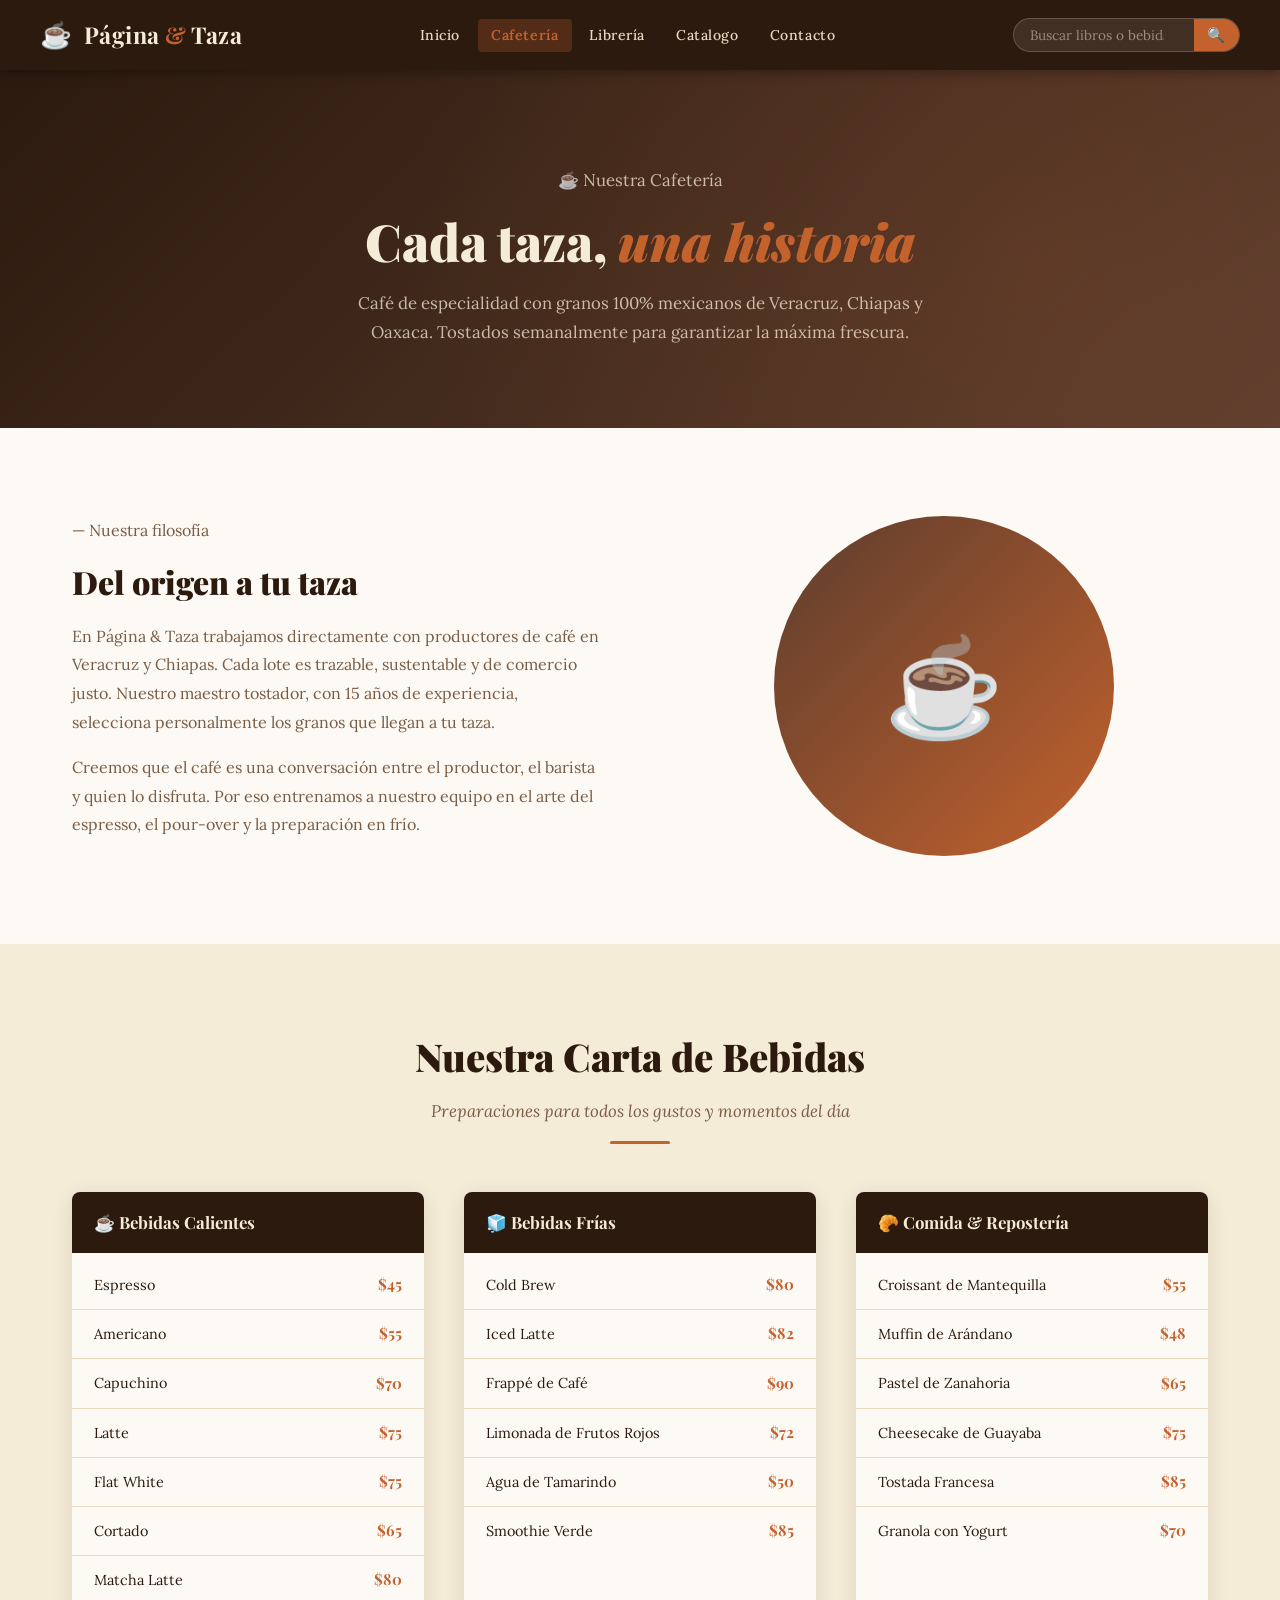
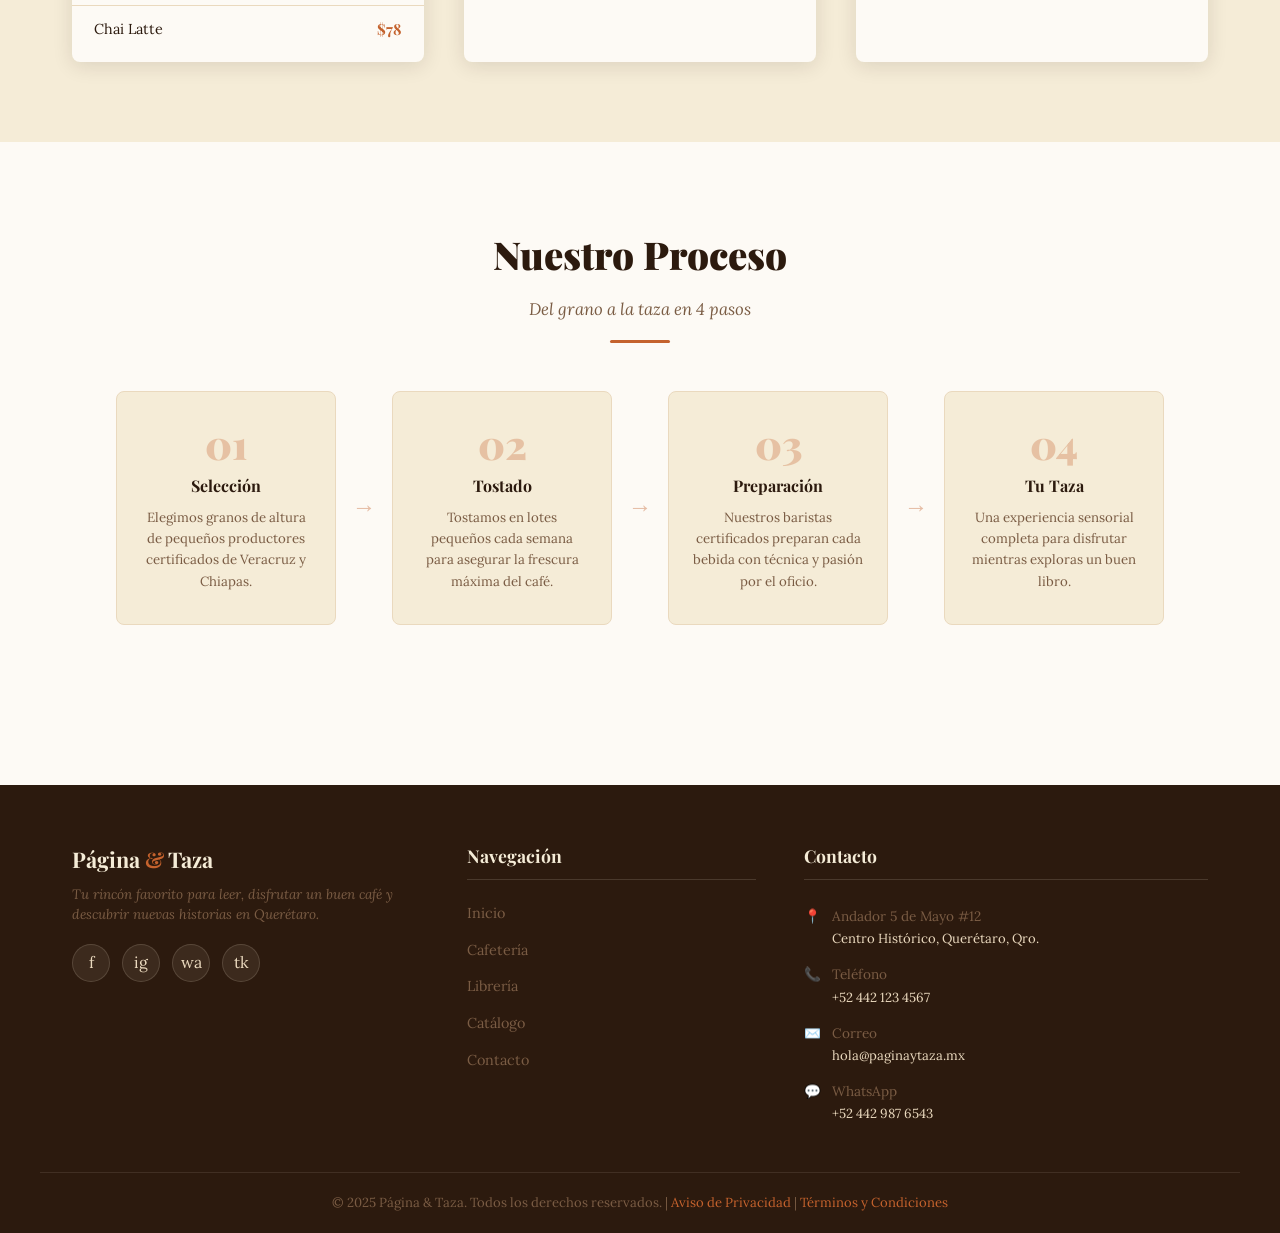
<file: cafeteria.html>
<!DOCTYPE html>
<html lang="en">
<head>
    <meta charset="UTF-8">
    <meta name="viewport" content="width=device-width, initial-scale=1.0">
    <title>Cafetería | Página y Cáfe</title>
    <link rel="stylesheet" href="style.css">
    <link rel="stylesheet" href="styles/cafeteria.css">
</head>
<body>
    <header class="header">
        <a href="index.html" class="logo">
            <span class="logo-icono">☕</span>
            <span class="logo-texto">Página <span>&</span> Taza</span>
        </a>
        <nav class="navbar">
            <ul>
                <li><a href="index.html">Inicio</a></li>
                <li><a href="cafeteria.html" class="active">Cafetería</a></li>
                <li><a href="libreria.html">Librería</a></li>
                <li><a href="catalogo.html">Catalogo</a></li>
                <li><a href="contacto.html">Contacto</a></li>
            </ul>
        </nav>
        <div class="search-container">
            <input type="search" placeholder="Buscar libros o bebidas..." class="search-bar">
            <button class="search-btn">🔍</button>
        </div>
    </header>
    <main>
        <!-- PAGE HERO -->
        <section class="page-hero" style="background:linear-gradient(135deg,#2C1A0E,#5C3D2E)">
            <div class="page-hero-content">
                <p class="hero-etiqueta">☕ Nuestra Cafetería</p>
                <h1>Cada taza, <em>una historia</em></h1>
                <p>Café de especialidad con granos 100% mexicanos de Veracruz, Chiapas y Oaxaca. Tostados semanalmente para garantizar la máxima frescura.</p>
            </div>
        </section>

        <!-- FILOSOFÍA DEL CAFÉ -->
        <section class="seccion-bloque">
            <div class="page-container bloque-grid">
                <div class="bloque-texto">
                    <p class="intro-tag">— Nuestra filosofía</p>
                    <h2>Del origen a tu taza</h2>
                    <p>En Página & Taza trabajamos directamente con productores de café en Veracruz y Chiapas. Cada lote es trazable, sustentable y de comercio justo. Nuestro maestro tostador, con 15 años de experiencia, selecciona personalmente los granos que llegan a tu taza.</p>
                    <p>Creemos que el café es una conversación entre el productor, el barista y quien lo disfruta. Por eso entrenamos a nuestro equipo en el arte del espresso, el pour-over y la preparación en frío.</p>
                </div>
                <div class="bloque-imagen">
                    <div class="imagen-placeholder" style="background:linear-gradient(135deg,#5C3D2E,#C4622D); aspect-ratio:1/1; border-radius:50%; max-width:340px; margin:0 auto;">
                        <span style="font-size:6rem">☕</span>
                    </div>
                </div>
            </div>
        </section>

        <!-- CARTA DE BEBIDAS -->
        <section class="menu-section">
            <div class="page-container">
                <div class="section-title">
                    <h2>Nuestra Carta de Bebidas</h2>
                    <p>Preparaciones para todos los gustos y momentos del día</p>
                    <div class="linea-deco"></div>
                </div>
                <div class="menu-categorias">
                    <div class="menu-cat">
                        <h3 class="menu-cat-titulo">☕ Bebidas Calientes</h3>
                        <div class="menu-items">
                            <div class="menu-item"><span class="menu-nombre">Espresso</span><span class="menu-precio">$45</span></div>
                            <div class="menu-item"><span class="menu-nombre">Americano</span><span class="menu-precio">$55</span></div>
                            <div class="menu-item"><span class="menu-nombre">Capuchino</span><span class="menu-precio">$70</span></div>
                            <div class="menu-item"><span class="menu-nombre">Latte</span><span class="menu-precio">$75</span></div>
                            <div class="menu-item"><span class="menu-nombre">Flat White</span><span class="menu-precio">$75</span></div>
                            <div class="menu-item"><span class="menu-nombre">Cortado</span><span class="menu-precio">$65</span></div>
                            <div class="menu-item"><span class="menu-nombre">Matcha Latte</span><span class="menu-precio">$80</span></div>
                            <div class="menu-item"><span class="menu-nombre">Chai Latte</span><span class="menu-precio">$78</span></div>
                        </div>
                    </div>
                    <div class="menu-cat">
                        <h3 class="menu-cat-titulo">🧊 Bebidas Frías</h3>
                        <div class="menu-items">
                            <div class="menu-item"><span class="menu-nombre">Cold Brew</span><span class="menu-precio">$80</span></div>
                            <div class="menu-item"><span class="menu-nombre">Iced Latte</span><span class="menu-precio">$82</span></div>
                            <div class="menu-item"><span class="menu-nombre">Frappé de Café</span><span class="menu-precio">$90</span></div>
                            <div class="menu-item"><span class="menu-nombre">Limonada de Frutos Rojos</span><span class="menu-precio">$72</span></div>
                            <div class="menu-item"><span class="menu-nombre">Agua de Tamarindo</span><span class="menu-precio">$50</span></div>
                            <div class="menu-item"><span class="menu-nombre">Smoothie Verde</span><span class="menu-precio">$85</span></div>
                        </div>
                    </div>
                    <div class="menu-cat">
                        <h3 class="menu-cat-titulo">🥐 Comida & Repostería</h3>
                        <div class="menu-items">
                            <div class="menu-item"><span class="menu-nombre">Croissant de Mantequilla</span><span class="menu-precio">$55</span></div>
                            <div class="menu-item"><span class="menu-nombre">Muffin de Arándano</span><span class="menu-precio">$48</span></div>
                            <div class="menu-item"><span class="menu-nombre">Pastel de Zanahoria</span><span class="menu-precio">$65</span></div>
                            <div class="menu-item"><span class="menu-nombre">Cheesecake de Guayaba</span><span class="menu-precio">$75</span></div>
                            <div class="menu-item"><span class="menu-nombre">Tostada Francesa</span><span class="menu-precio">$85</span></div>
                            <div class="menu-item"><span class="menu-nombre">Granola con Yogurt</span><span class="menu-precio">$70</span></div>
                        </div>
                    </div>
                </div>
            </div>
        </section>

        <!-- PROCESO -->
        <section class="proceso-section">
            <div class="page-container">
                <div class="section-title">
                    <h2>Nuestro Proceso</h2>
                    <p>Del grano a la taza en 4 pasos</p>
                    <div class="linea-deco"></div>
                </div>
                <div class="proceso-steps">
                    <div class="step">
                        <div class="step-num">01</div>
                        <h3>Selección</h3>
                        <p>Elegimos granos de altura de pequeños productores certificados de Veracruz y Chiapas.</p>
                    </div>
                    <div class="step-flecha">→</div>
                    <div class="step">
                        <div class="step-num">02</div>
                        <h3>Tostado</h3>
                        <p>Tostamos en lotes pequeños cada semana para asegurar la frescura máxima del café.</p>
                    </div>
                    <div class="step-flecha">→</div>
                    <div class="step">
                        <div class="step-num">03</div>
                        <h3>Preparación</h3>
                        <p>Nuestros baristas certificados preparan cada bebida con técnica y pasión por el oficio.</p>
                    </div>
                    <div class="step-flecha">→</div>
                    <div class="step">
                        <div class="step-num">04</div>
                        <h3>Tu Taza</h3>
                        <p>Una experiencia sensorial completa para disfrutar mientras exploras un buen libro.</p>
                    </div>
                </div>
            </div>
        </section> 
    </main>

    <!-- FOOTER -->

    <footer class="footer">
        <div class="footer-container">
            <div class="footer-col logo-col">
                <div class="logo-texto-footer">Página <span>&</span> Taza</div>
                    <p>Tu rincón favorito para leer, disfrutar un buen café y descubrir nuevas historias en Querétaro.</p>
                <div class="social-links">
                    <a href="#" class="social-icon" title="Facebook">f</a>
                    <a href="#" class="social-icon" title="Instagram">ig</a>
                    <a href="#" class="social-icon" title="WhatsApp">wa</a>
                    <a href="#" class="social-icon" title="TikTok">tk</a>
                </div>
            </div>
            <div class="footer-col links-col">
                <h3>Navegación</h3>
                    <ul>
                        <li><a href="index.html">Inicio</a></li>
                        <li><a href="cafeteria.html">Cafetería</a></li>
                        <li><a href="libreria.html">Librería</a></li>
                        <li><a href="catalogo.html">Catálogo</a></li>
                        <li><a href="contacto.html">Contacto</a></li>
                    </ul>
            </div>
            <div class="footer-col contact-col">
                <h3>Contacto</h3>
                <table class="contact-table">
                    <tr>
                        <td class="icon-cell">📍</td>
                        <td>Andador 5 de Mayo #12<br><small>Centro Histórico, Querétaro, Qro.</small></td>
                    </tr>
                    <tr>
                        <td class="icon-cell">📞</td>
                        <td>Teléfono<br><small>+52 442 123 4567</small></td>
                    </tr>
                    <tr>
                        <td class="icon-cell">✉️</td>
                        <td>Correo<br><small>hola@paginaytaza.mx</small></td>
                    </tr>
                    <tr>
                        <td class="icon-cell">💬</td>
                        <td>WhatsApp<br><small>+52 442 987 6543</small></td>
                    </tr>
                </table>
            </div>
        </div>
        <div class="footer-bottom">
            <p>© 2025 Página & Taza. Todos los derechos reservados. |
                <a href="privacidad.html">Aviso de Privacidad</a> |
                <a href="terminos.html">Términos y Condiciones</a>
            </p>
        </div>
    </footer>
    <script src="js/global.js"></script>
</body>
</html>
</file>
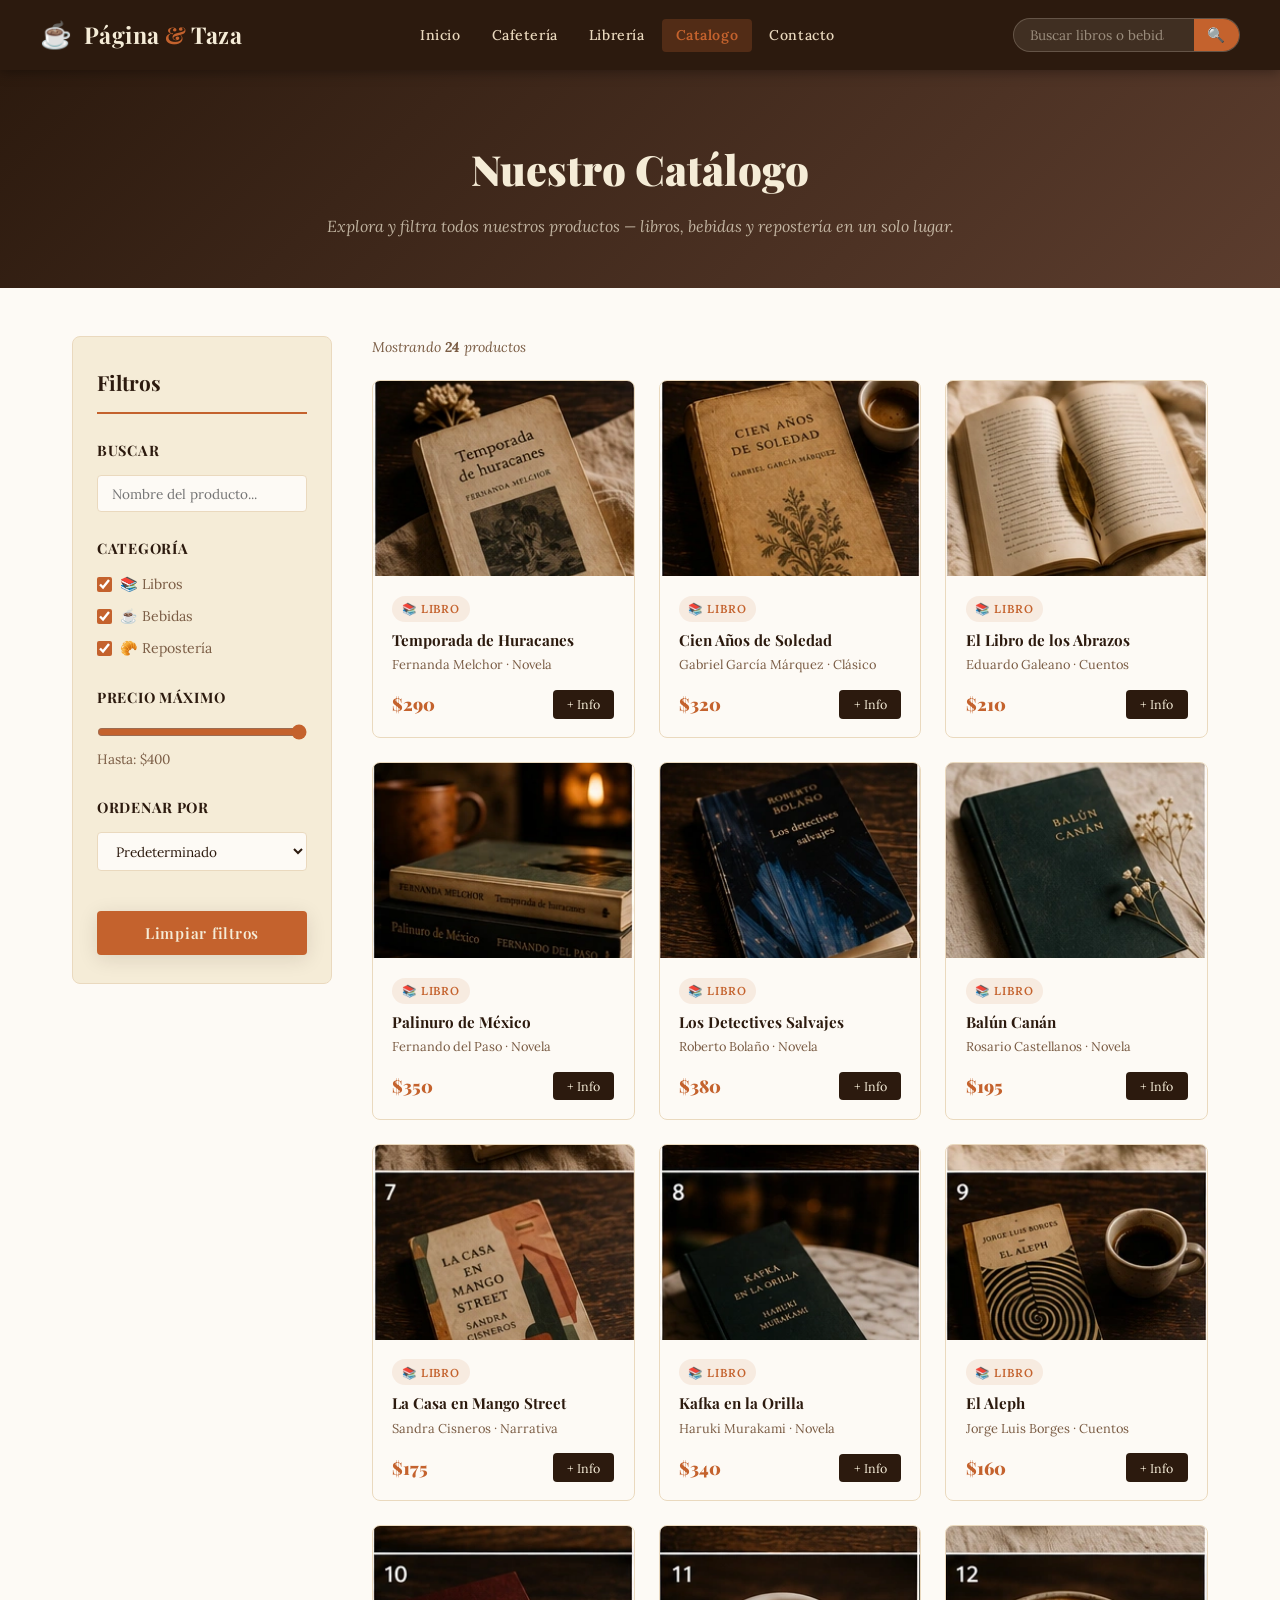
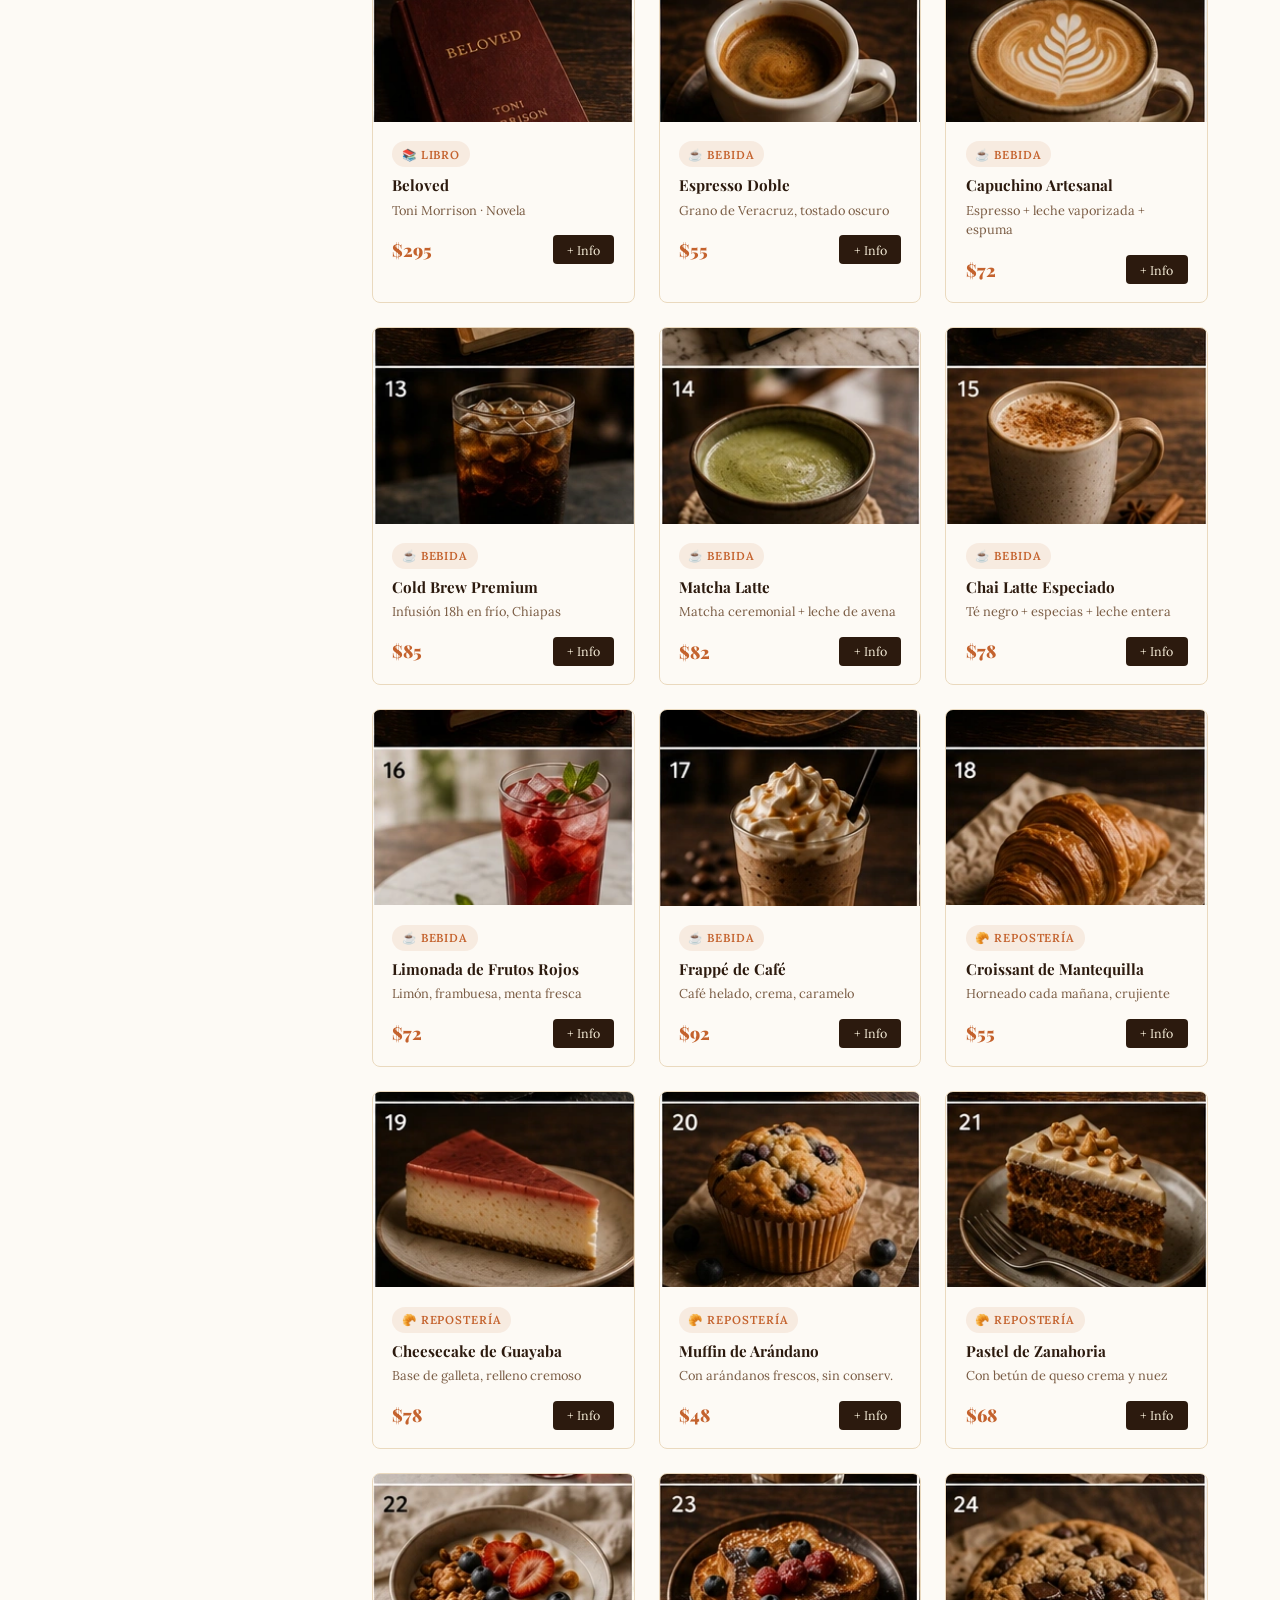
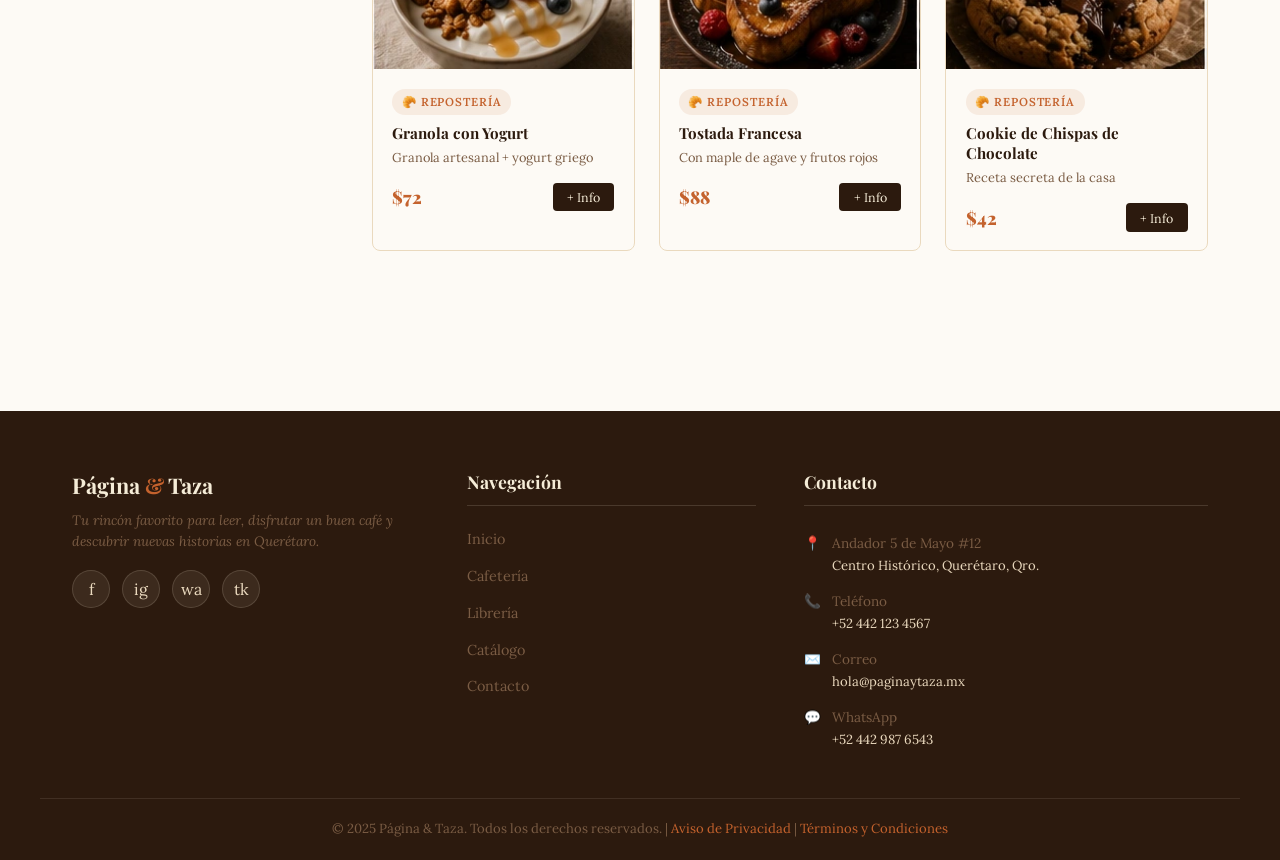
<file: catalogo.html>
<!DOCTYPE html>
<html lang="en">
<head>
    <meta charset="UTF-8">
    <meta name="viewport" content="width=device-width, initial-scale=1.0">
    <title>Catalogo | Página y Cáfe</title>
    <link rel="stylesheet" href="style.css">
    <link rel="stylesheet" href="styles/catalogo.css">
    <link rel="stylesheet" href="styles/catalogo-modal.css">
</head>
<body>
    <header class="header">
        <a href="index.html" class="logo">
            <span class="logo-icono">☕</span>
            <span class="logo-texto">Página <span>&</span> Taza</span>
        </a>
        <nav class="navbar">
            <ul>
                <li><a href="index.html">Inicio</a></li>
                <li><a href="cafeteria.html">Cafetería</a></li>
                <li><a href="libreria.html">Librería</a></li>
                <li><a href="catalogo.html" class="active">Catalogo</a></li>
                <li><a href="contacto.html">Contacto</a></li>
            </ul>
        </nav>
        <div class="search-container">
            <input type="search" placeholder="Buscar libros o bebidas..." class="search-bar">
            <button class="search-btn">🔍</button>
        </div>
    </header>
    <main>
        <section class="cat-hero">
            <div class="page-container">
                <h1>Nuestro Catálogo</h1>
                <p>Explora y filtra todos nuestros productos — libros, bebidas y repostería en un solo lugar.</p>
            </div>
        </section>

        <section class="catalogo-section">
            <div class="page-container catalogo-layout">

                <!-- FILTROS -->
                <aside class="filtros-panel">
                <h2 class="filtros-titulo">Filtros</h2>

                <div class="filtro-grupo">
                    <h3>Buscar</h3>
                    <input type="search" id="filtro-busqueda" placeholder="Nombre del producto..." class="filtro-input">
                </div>

                <div class="filtro-grupo">
                    <h3>Categoría</h3>
                    <label class="filtro-label"><input type="checkbox" class="filtro-cat" value="libro" checked> 📚 Libros</label>
                    <label class="filtro-label"><input type="checkbox" class="filtro-cat" value="bebida" checked> ☕ Bebidas</label>
                    <label class="filtro-label"><input type="checkbox" class="filtro-cat" value="reposteria" checked> 🥐 Repostería</label>
                </div>

                <div class="filtro-grupo">
                    <h3>Precio máximo</h3>
                    <input type="range" id="filtro-precio" min="0" max="400" value="400" class="filtro-range">
                    <p class="precio-display">Hasta: $<span id="precio-val">400</span></p>
                </div>

                <div class="filtro-grupo">
                    <h3>Ordenar por</h3>
                    <select id="filtro-orden" class="filtro-select">
                        <option value="default">Predeterminado</option>
                        <option value="precio-asc">Precio: menor a mayor</option>
                        <option value="precio-desc">Precio: mayor a menor</option>
                        <option value="nombre">Nombre A-Z</option>
                    </select>
                </div>

                <button class="cta-button" onclick="limpiarFiltros()" style="width:100%; margin-top:1rem; text-align:center;">
                    Limpiar filtros
                </button>
                </aside>

                <!-- PRODUCTOS -->
                <div class="productos-area">
                    <div class="productos-header">
                        <p id="contador-productos">Mostrando <strong>24</strong> productos</p>
                    </div>
                <div class="productos-grid" id="productos-grid">
                    <!-- Generado por JS -->
                </div>
                <p class="no-resultados" id="no-resultados" style="display:none">
                    😕 No se encontraron productos con esos filtros.
                </p>
                </div>

            </div>
        </section>
    </main>

    <!-- FOOTER -->

    <footer class="footer">
        <div class="footer-container">
            <div class="footer-col logo-col">
                <div class="logo-texto-footer">Página <span>&</span> Taza</div>
                    <p>Tu rincón favorito para leer, disfrutar un buen café y descubrir nuevas historias en Querétaro.</p>
                <div class="social-links">
                    <a href="#" class="social-icon" title="Facebook">f</a>
                    <a href="#" class="social-icon" title="Instagram">ig</a>
                    <a href="#" class="social-icon" title="WhatsApp">wa</a>
                    <a href="#" class="social-icon" title="TikTok">tk</a>
                </div>
            </div>
            <div class="footer-col links-col">
                <h3>Navegación</h3>
                    <ul>
                        <li><a href="index.html">Inicio</a></li>
                        <li><a href="cafeteria.html">Cafetería</a></li>
                        <li><a href="libreria.html">Librería</a></li>
                        <li><a href="catalogo.html">Catálogo</a></li>
                        <li><a href="contacto.html">Contacto</a></li>
                    </ul>
            </div>
            <div class="footer-col contact-col">
                <h3>Contacto</h3>
                <table class="contact-table">
                    <tr>
                        <td class="icon-cell">📍</td>
                        <td>Andador 5 de Mayo #12<br><small>Centro Histórico, Querétaro, Qro.</small></td>
                    </tr>
                    <tr>
                        <td class="icon-cell">📞</td>
                        <td>Teléfono<br><small>+52 442 123 4567</small></td>
                    </tr>
                    <tr>
                        <td class="icon-cell">✉️</td>
                        <td>Correo<br><small>hola@paginaytaza.mx</small></td>
                    </tr>
                    <tr>
                        <td class="icon-cell">💬</td>
                        <td>WhatsApp<br><small>+52 442 987 6543</small></td>
                    </tr>
                </table>
            </div>
        </div>
        <div class="footer-bottom">
            <p>© 2025 Página & Taza. Todos los derechos reservados. |
                <a href="privacidad.html">Aviso de Privacidad</a> |
                <a href="terminos.html">Términos y Condiciones</a>
            </p>
        </div>
    </footer>
    <script src="js/catalogo.js"></script>
    <script src="js/global.js"></script>
    <!-- MODAL PRODUCTO -->
    <div class="catalogo-modal-overlay" data-modal-overlay>
        <div class="catalogo-modal-container">
            <button class="catalogo-modal-close" data-modal-close>
                ✕
            </button>
            <div class="catalogo-modal-grid">
                <div class="catalogo-modal-image" data-modal-image>
                    <!-- Imagen dinámica -->
                </div>
                <div class="catalogo-modal-content">
                    <span class="catalogo-modal-category" data-modal-category></span>
                    <h2 class="catalogo-modal-title" data-modal-title></h2>
                    <p class="catalogo-modal-description" data-modal-description></p>
                    <div class="catalogo-modal-extra">
                        <h3>Detalles</h3>
                        <ul data-modal-details>
                        </ul>
                    </div>
                    <div class="catalogo-modal-footer">
                        <span class="catalogo-modal-price" data-modal-price></span>
                        <button class="catalogo-modal-buy">
                            Agregar al carrito
                        </button>
                    </div>
                </div>
            </div>
        </div>
    </div>
</body>
</html>
</file>
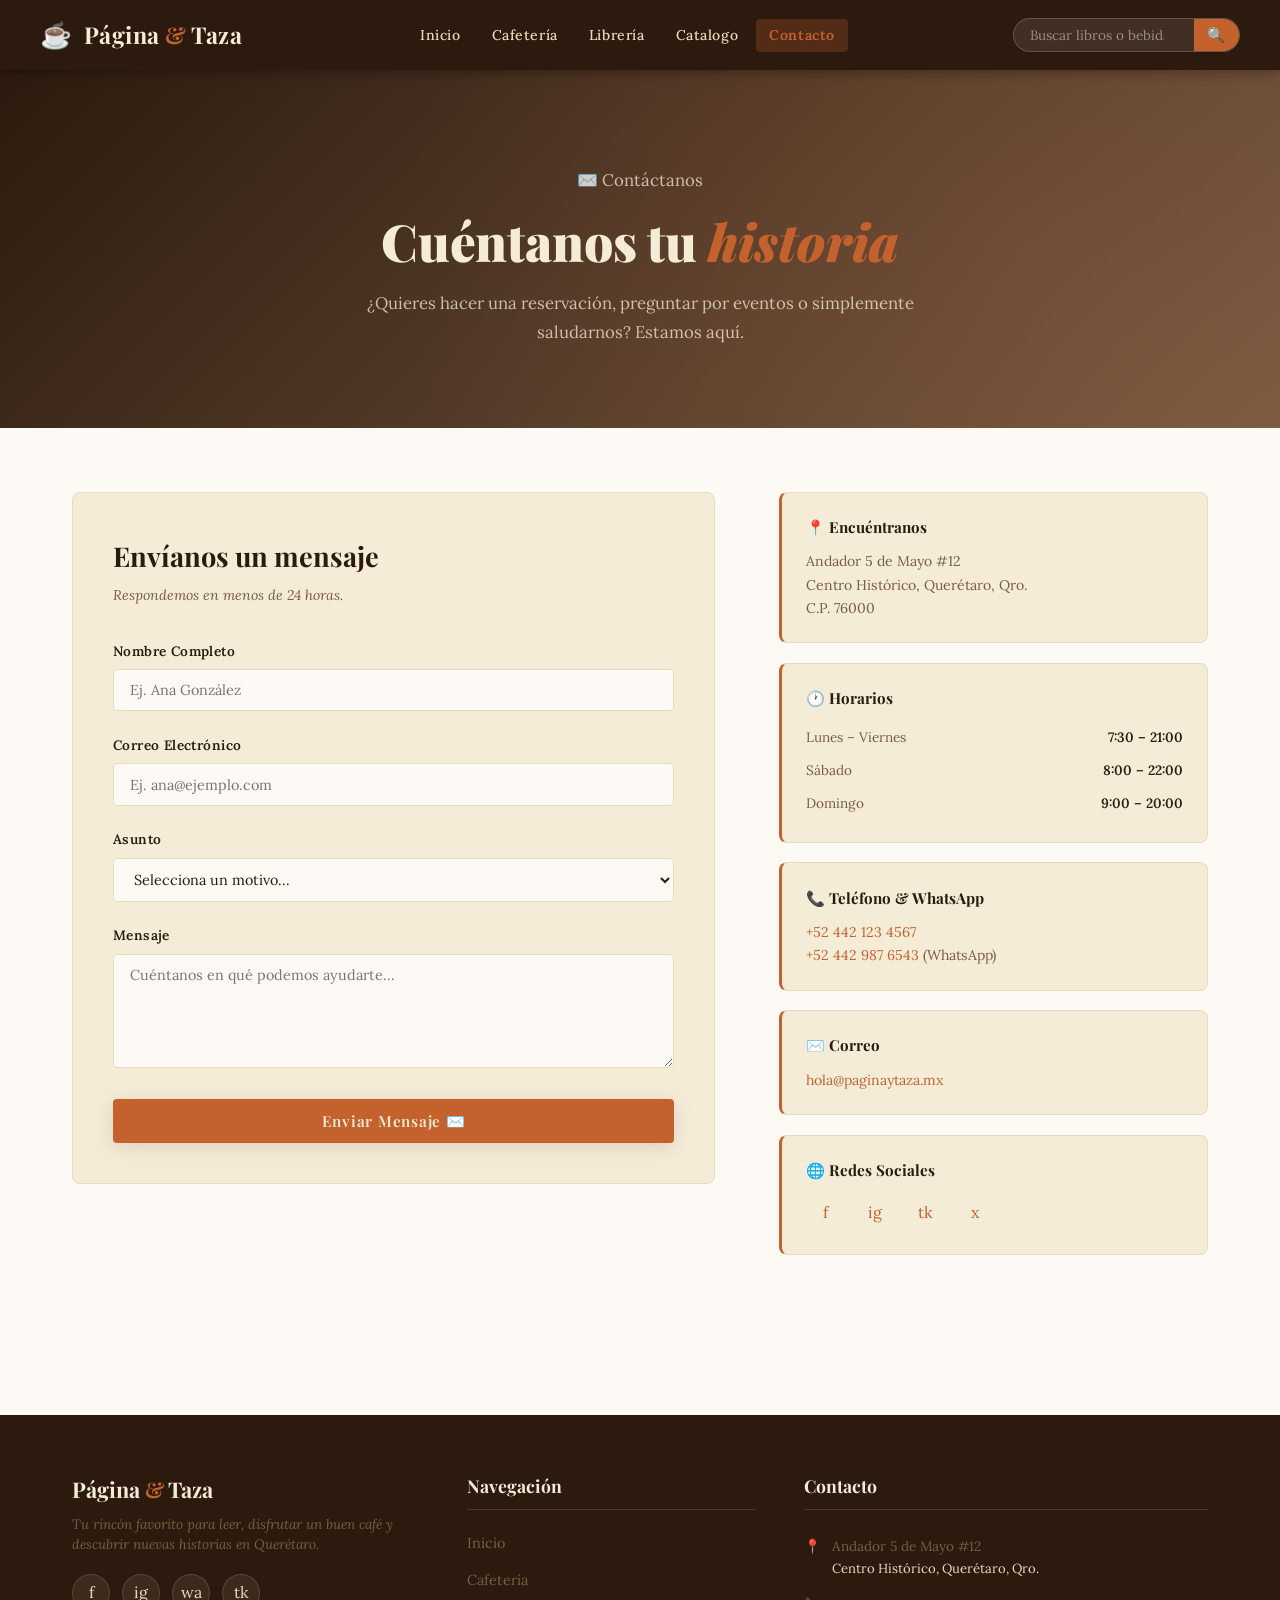
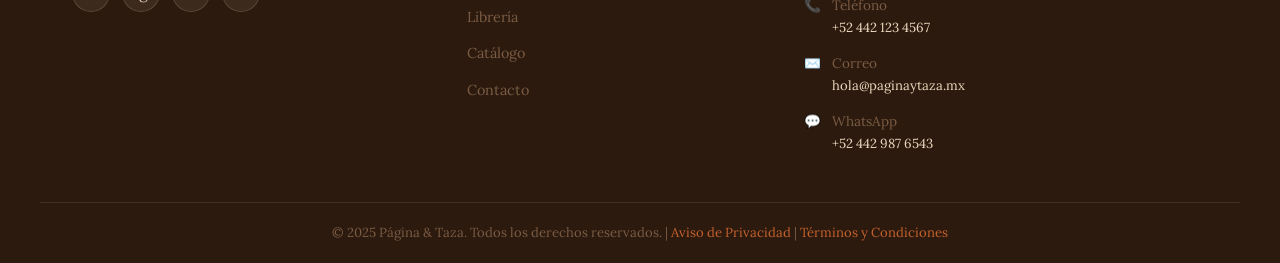
<file: contacto.html>
<!DOCTYPE html>
<html lang="en">
<head>
    <meta charset="UTF-8">
    <meta name="viewport" content="width=device-width, initial-scale=1.0">
    <title>Inicio | Página y Cáfe</title>
    <link rel="stylesheet" href="style.css">
    <link rel="stylesheet" href="styles/contacto.css">
</head>
<body>
    <header class="header">
        <a href="index.html" class="logo">
            <span class="logo-icono">☕</span>
            <span class="logo-texto">Página <span>&</span> Taza</span>
        </a>
        <nav class="navbar">
            <ul>
                <li><a href="index.html">Inicio</a></li>
                <li><a href="cafeteria.html">Cafetería</a></li>
                <li><a href="libreria.html">Librería</a></li>
                <li><a href="catalogo.html">Catalogo</a></li>
                <li><a href="contacto.html" class="active">Contacto</a></li>
            </ul>
        </nav>
        <div class="search-container">
            <input type="search" placeholder="Buscar libros o bebidas..." class="search-bar">
            <button class="search-btn">🔍</button>
        </div>
    </header>
    <main>
        <section class="page-hero" style="background:linear-gradient(135deg,#2C1A0E,#7A5C44)">
            <div class="page-hero-content">
                <p class="hero-etiqueta">✉️ Contáctanos</p>
                <h1>Cuéntanos tu <em>historia</em></h1>
                <p>¿Quieres hacer una reservación, preguntar por eventos o simplemente saludarnos? Estamos aquí.</p>
            </div>
        </section>

        <section class="contacto-section">
            <div class="page-container contacto-grid">

                <!-- FORMULARIO -->
                <div class="form-container">
                    <h2>Envíanos un mensaje</h2>
                    <p class="form-sub">Respondemos en menos de 24 horas.</p>

                    <div id="contactForm">
                        <div class="form-group">
                            <label for="nombre">Nombre Completo</label>
                            <input type="text" id="nombre" name="nombre" placeholder="Ej. Ana González" required>
                        </div>
                        <div class="form-group">
                            <label for="correo">Correo Electrónico</label>
                            <input type="email" id="correo" name="correo" placeholder="Ej. ana@ejemplo.com" required>
                        </div>
                        <div class="form-group">
                            <label for="asunto">Asunto</label>
                            <select id="asunto" name="asunto" required>
                                <option value="">Selecciona un motivo...</option>
                                <option value="reservacion">Reservación de mesa</option>
                                <option value="eventos">Información sobre eventos</option>
                                <option value="libros">Consulta sobre libros</option>
                                <option value="pedido">Pedido especial</option>
                                <option value="otro">Otro</option>
                            </select>
                        </div>
                        <div class="form-group">
                            <label for="mensaje">Mensaje</label>
                            <textarea id="mensaje" name="mensaje" rows="5"
                                placeholder="Cuéntanos en qué podemos ayudarte..." required></textarea>
                        </div>
                        <button class="cta-button" type="button" onclick="enviarFormulario()" style="width:100%">
                        Enviar Mensaje ✉️
                        </button>
                    </div>
                    <div id="form-exito" class="form-exito" style="display:none">
                        <span>✅</span>
                        <h3>¡Mensaje enviado!</h3>
                        <p>Gracias por escribirnos. Te contestaremos pronto a tu correo.</p>
                    </div>
                </div>

                <!-- INFO DE CONTACTO -->
                <div class="contacto-info">
                    <div class="info-card">
                        <h3>📍 Encuéntranos</h3>
                        <p>Andador 5 de Mayo #12<br>Centro Histórico, Querétaro, Qro.<br>C.P. 76000</p>
                    </div>
                    <div class="info-card">
                        <h3>🕐 Horarios</h3>
                        <table class="horarios-table">
                            <tr><td>Lunes – Viernes</td><td>7:30 – 21:00</td></tr>
                            <tr><td>Sábado</td><td>8:00 – 22:00</td></tr>
                            <tr><td>Domingo</td><td>9:00 – 20:00</td></tr>
                        </table>
                    </div>
                    <div class="info-card">
                        <h3>📞 Teléfono & WhatsApp</h3>
                        <p><a href="tel:+524421234567">+52 442 123 4567</a></p>
                        <p><a href="https://wa.me/524429876543">+52 442 987 6543</a> (WhatsApp)</p>
                    </div>
                    <div class="info-card">
                        <h3>✉️ Correo</h3>
                        <p><a href="mailto:hola@paginaytaza.mx">hola@paginaytaza.mx</a></p>
                    </div>
                    <div class="info-card redes-card">
                        <h3>🌐 Redes Sociales</h3>
                        <div class="social-links" style="margin-top:0.5rem">
                            <a href="#" class="social-icon" title="Facebook">f</a>
                            <a href="#" class="social-icon" title="Instagram">ig</a>
                            <a href="#" class="social-icon" title="TikTok">tk</a>
                            <a href="#" class="social-icon" title="Twitter/X">x</a>
                        </div>
                    </div>
                </div>

            </div>
        </section>
    </main>

    <!-- FOOTER -->

    <footer class="footer">
        <div class="footer-container">
            <div class="footer-col logo-col">
                <div class="logo-texto-footer">Página <span>&</span> Taza</div>
                    <p>Tu rincón favorito para leer, disfrutar un buen café y descubrir nuevas historias en Querétaro.</p>
                <div class="social-links">
                    <a href="#" class="social-icon" title="Facebook">f</a>
                    <a href="#" class="social-icon" title="Instagram">ig</a>
                    <a href="#" class="social-icon" title="WhatsApp">wa</a>
                    <a href="#" class="social-icon" title="TikTok">tk</a>
                </div>
            </div>
            <div class="footer-col links-col">
                <h3>Navegación</h3>
                    <ul>
                        <li><a href="index.html">Inicio</a></li>
                        <li><a href="cafeteria.html">Cafetería</a></li>
                        <li><a href="libreria.html">Librería</a></li>
                        <li><a href="catalogo.html">Catálogo</a></li>
                        <li><a href="contacto.html">Contacto</a></li>
                    </ul>
            </div>
            <div class="footer-col contact-col">
                <h3>Contacto</h3>
                <table class="contact-table">
                    <tr>
                        <td class="icon-cell">📍</td>
                        <td>Andador 5 de Mayo #12<br><small>Centro Histórico, Querétaro, Qro.</small></td>
                    </tr>
                    <tr>
                        <td class="icon-cell">📞</td>
                        <td>Teléfono<br><small>+52 442 123 4567</small></td>
                    </tr>
                    <tr>
                        <td class="icon-cell">✉️</td>
                        <td>Correo<br><small>hola@paginaytaza.mx</small></td>
                    </tr>
                    <tr>
                        <td class="icon-cell">💬</td>
                        <td>WhatsApp<br><small>+52 442 987 6543</small></td>
                    </tr>
                </table>
            </div>
        </div>
        <div class="footer-bottom">
            <p>© 2025 Página & Taza. Todos los derechos reservados. |
                <a href="privacidad.html">Aviso de Privacidad</a> |
                <a href="terminos.html">Términos y Condiciones</a>
            </p>
        </div>
    </footer>
    <script src="js/global.js"></script>
    <script>
        function enviarFormulario() {
      const nombre = document.getElementById('nombre').value.trim();
      const correo = document.getElementById('correo').value.trim();
      const mensaje = document.getElementById('mensaje').value.trim();
      if (!nombre || !correo || !mensaje) {
        alert('Por favor completa todos los campos requeridos.');
        return;
      }
      document.getElementById('contactForm').style.display = 'none';
      document.getElementById('form-exito').style.display = 'flex';
    }
    </script>
</body>
</html>
</file>
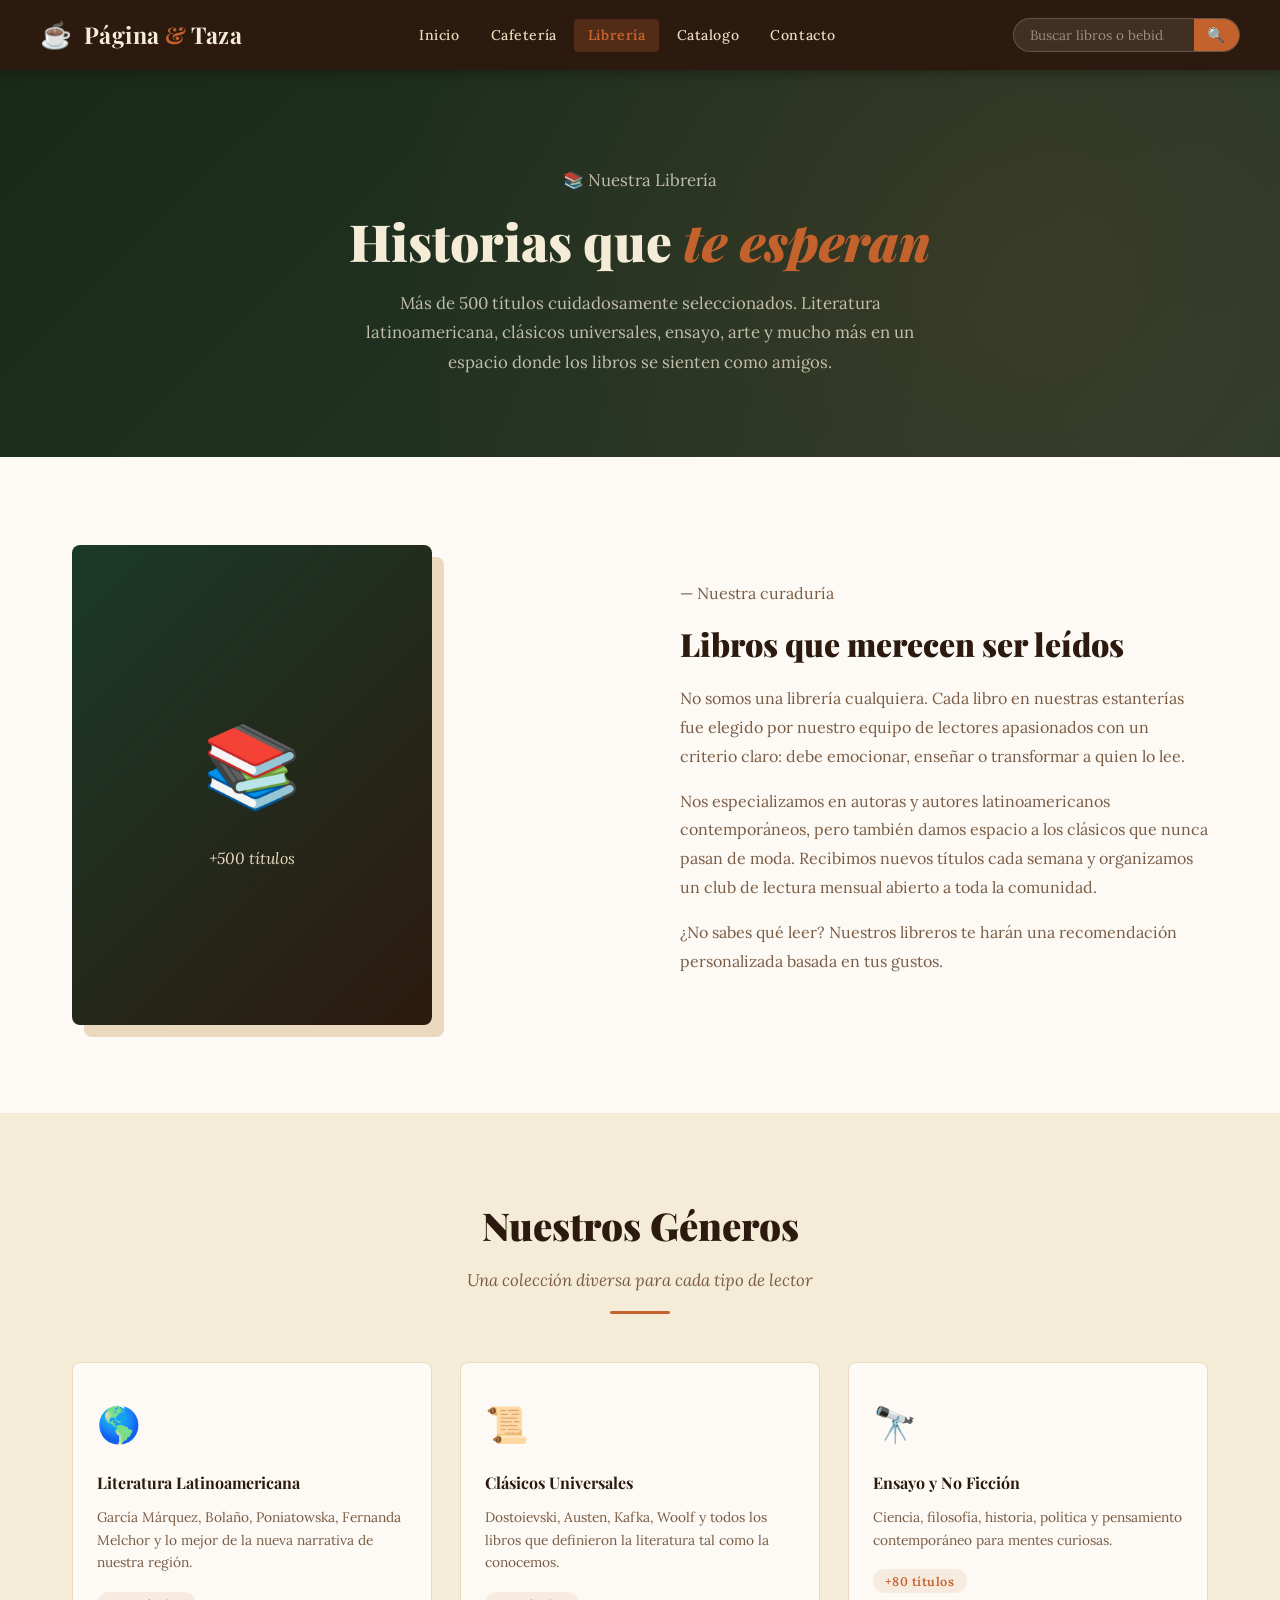
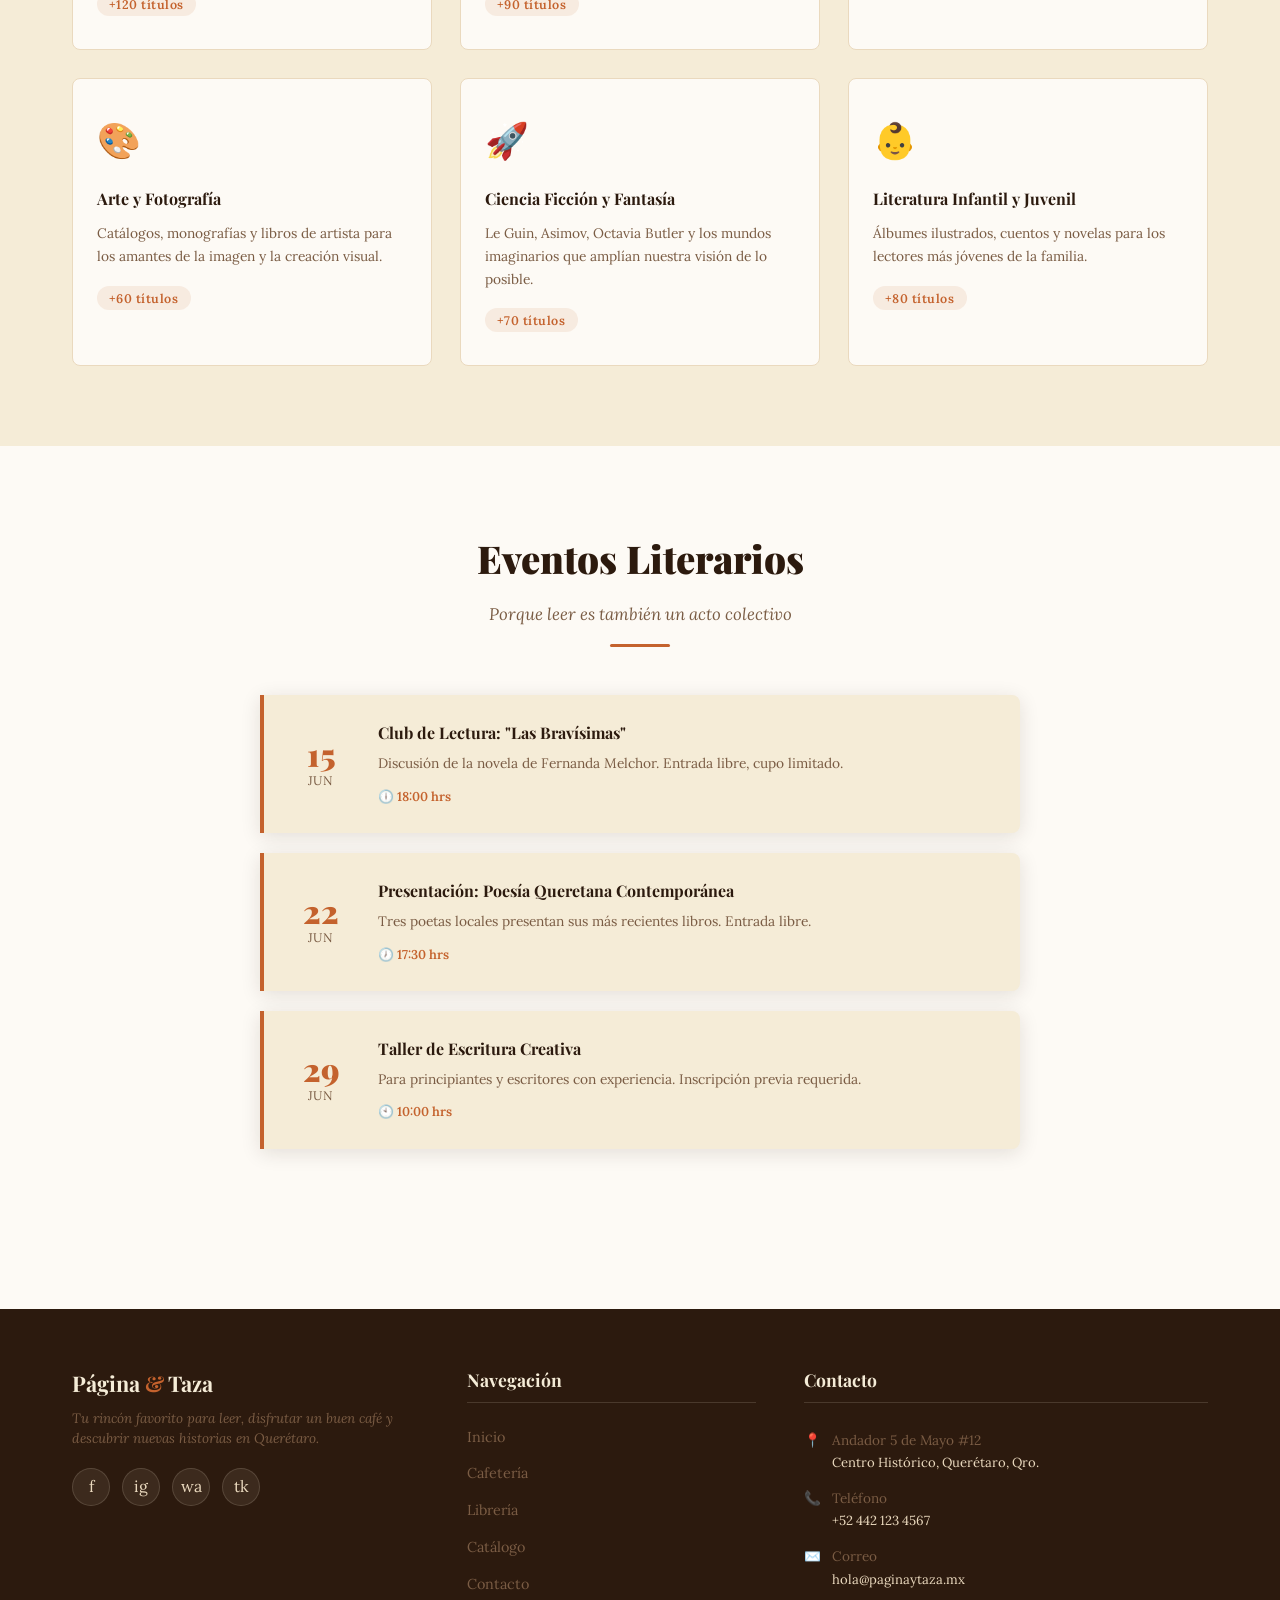
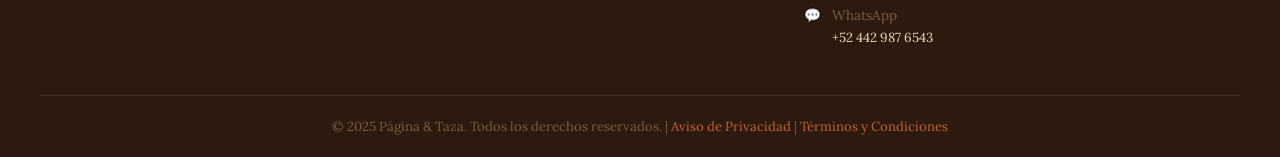
<file: libreria.html>
<!DOCTYPE html>
<html lang="en">
<head>
    <meta charset="UTF-8">
    <meta name="viewport" content="width=device-width, initial-scale=1.0">
    <title>Librería | Página y Cáfe</title>
    <link rel="stylesheet" href="style.css">
    <link rel="stylesheet" href="styles/libreria.css">
</head>
<body>
    <header class="header">
        <a href="index.html" class="logo">
            <span class="logo-icono">☕</span>
            <span class="logo-texto">Página <span>&</span> Taza</span>
        </a>
        <nav class="navbar">
            <ul>
                <li><a href="index.html">Inicio</a></li>
                <li><a href="cafeteria.html">Cafetería</a></li>
                <li><a href="libreria.html"  class="active">Librería</a></li>
                <li><a href="catalogo.html">Catalogo</a></li>
                <li><a href="contacto.html">Contacto</a></li>
            </ul>
        </nav>
        <div class="search-container">
            <input type="search" placeholder="Buscar libros o bebidas..." class="search-bar">
            <button class="search-btn">🔍</button>
        </div>
    </header>
    <main>
        <section class="page-hero" style="background:linear-gradient(135deg,#1a2a1a,#2a3a2a)">
            <div class="page-hero-content">
                <p class="hero-etiqueta">📚 Nuestra Librería</p>
                <h1>Historias que <em>te esperan</em></h1>
                <p>Más de 500 títulos cuidadosamente seleccionados. Literatura latinoamericana, clásicos universales, ensayo, arte y mucho más en un espacio donde los libros se sienten como amigos.</p>
            </div>
        </section>

        <!-- FILOSOFÍA -->
        <section class="seccion-bloque">
            <div class="page-container bloque-grid">
                <div class="bloque-imagen">
                    <div class="imagen-placeholder" style="background:linear-gradient(135deg,#1a3a2a,#2C1A0E); aspect-ratio:3/4; border-radius:8px; max-width:360px; box-shadow:12px 12px 0 var(--crema-oscura)">
                        <span style="font-size:5rem">📚</span>
                        <p style="color:var(--crema-oscura); font-style:italic">+500 títulos</p>
                    </div>
                </div>
                <div class="bloque-texto">
                    <p class="intro-tag">— Nuestra curaduría</p>
                    <h2>Libros que merecen ser leídos</h2>
                    <p>No somos una librería cualquiera. Cada libro en nuestras estanterías fue elegido por nuestro equipo de lectores apasionados con un criterio claro: debe emocionar, enseñar o transformar a quien lo lee.</p>
                    <p>Nos especializamos en autoras y autores latinoamericanos contemporáneos, pero también damos espacio a los clásicos que nunca pasan de moda. Recibimos nuevos títulos cada semana y organizamos un club de lectura mensual abierto a toda la comunidad.</p>
                    <p>¿No sabes qué leer? Nuestros libreros te harán una recomendación personalizada basada en tus gustos.</p>
                </div>
            </div>
        </section>

        <!-- GÉNEROS -->
        <section class="generos-section">
            <div class="page-container">
                <div class="section-title">
                    <h2>Nuestros Géneros</h2>
                    <p>Una colección diversa para cada tipo de lector</p>
                    <div class="linea-deco"></div>
                </div>
                <div class="generos-grid">
                    <div class="genero-card">
                        <div class="genero-icono">🌎</div>
                        <h3>Literatura Latinoamericana</h3>
                        <p>García Márquez, Bolaño, Poniatowska, Fernanda Melchor y lo mejor de la nueva narrativa de nuestra región.</p>
                        <span class="genero-cant">+120 títulos</span>
                    </div>
                    <div class="genero-card">
                        <div class="genero-icono">📜</div>
                        <h3>Clásicos Universales</h3>
                        <p>Dostoievski, Austen, Kafka, Woolf y todos los libros que definieron la literatura tal como la conocemos.</p>
                        <span class="genero-cant">+90 títulos</span>
                    </div>
                    <div class="genero-card">
                        <div class="genero-icono">🔭</div>
                        <h3>Ensayo y No Ficción</h3>
                        <p>Ciencia, filosofía, historia, política y pensamiento contemporáneo para mentes curiosas.</p>
                        <span class="genero-cant">+80 títulos</span>
                    </div>
                    <div class="genero-card">
                        <div class="genero-icono">🎨</div>
                        <h3>Arte y Fotografía</h3>
                        <p>Catálogos, monografías y libros de artista para los amantes de la imagen y la creación visual.</p>
                        <span class="genero-cant">+60 títulos</span>
                    </div>
                    <div class="genero-card">
                        <div class="genero-icono">🚀</div>
                        <h3>Ciencia Ficción y Fantasía</h3>
                        <p>Le Guin, Asimov, Octavia Butler y los mundos imaginarios que amplían nuestra visión de lo posible.</p>
                        <span class="genero-cant">+70 títulos</span>
                    </div>
                    <div class="genero-card">
                        <div class="genero-icono">👶</div>
                        <h3>Literatura Infantil y Juvenil</h3>
                        <p>Álbumes ilustrados, cuentos y novelas para los lectores más jóvenes de la familia.</p>
                        <span class="genero-cant">+80 títulos</span>
                    </div>
                </div>
            </div>
        </section>

        <!-- EVENTOS -->
        <section class="eventos-section">
            <div class="page-container">
                <div class="section-title">
                    <h2>Eventos Literarios</h2>
                    <p>Porque leer es también un acto colectivo</p>
                    <div class="linea-deco"></div>
                </div>
                <div class="eventos-lista">
                    <div class="evento-card">
                        <div class="evento-fecha">
                            <span class="evento-dia">15</span>
                            <span class="evento-mes">Jun</span>
                        </div>
                        <div class="evento-info">
                            <h3>Club de Lectura: "Las Bravísimas"</h3>
                            <p>Discusión de la novela de Fernanda Melchor. Entrada libre, cupo limitado.</p>
                            <span class="evento-hora">🕕 18:00 hrs</span>
                        </div>
                    </div>
                    <div class="evento-card">
                        <div class="evento-fecha">
                            <span class="evento-dia">22</span>
                            <span class="evento-mes">Jun</span>
                        </div>
                        <div class="evento-info">
                            <h3>Presentación: Poesía Queretana Contemporánea</h3>
                            <p>Tres poetas locales presentan sus más recientes libros. Entrada libre.</p>
                            <span class="evento-hora">🕖 17:30 hrs</span>
                        </div>
                    </div>
                    <div class="evento-card">
                        <div class="evento-fecha">
                            <span class="evento-dia">29</span>
                            <span class="evento-mes">Jun</span>
                        </div>
                        <div class="evento-info">
                            <h3>Taller de Escritura Creativa</h3>
                            <p>Para principiantes y escritores con experiencia. Inscripción previa requerida.</p>
                            <span class="evento-hora">🕙 10:00 hrs</span>
                        </div>
                    </div>
                </div>
            </div>
        </section>
    </main>

    <!-- FOOTER -->

    <footer class="footer">
        <div class="footer-container">
            <div class="footer-col logo-col">
                <div class="logo-texto-footer">Página <span>&</span> Taza</div>
                    <p>Tu rincón favorito para leer, disfrutar un buen café y descubrir nuevas historias en Querétaro.</p>
                <div class="social-links">
                    <a href="#" class="social-icon" title="Facebook">f</a>
                    <a href="#" class="social-icon" title="Instagram">ig</a>
                    <a href="#" class="social-icon" title="WhatsApp">wa</a>
                    <a href="#" class="social-icon" title="TikTok">tk</a>
                </div>
            </div>
            <div class="footer-col links-col">
                <h3>Navegación</h3>
                    <ul>
                        <li><a href="index.html">Inicio</a></li>
                        <li><a href="cafeteria.html">Cafetería</a></li>
                        <li><a href="libreria.html">Librería</a></li>
                        <li><a href="catalogo.html">Catálogo</a></li>
                        <li><a href="contacto.html">Contacto</a></li>
                    </ul>
            </div>
            <div class="footer-col contact-col">
                <h3>Contacto</h3>
                <table class="contact-table">
                    <tr>
                        <td class="icon-cell">📍</td>
                        <td>Andador 5 de Mayo #12<br><small>Centro Histórico, Querétaro, Qro.</small></td>
                    </tr>
                    <tr>
                        <td class="icon-cell">📞</td>
                        <td>Teléfono<br><small>+52 442 123 4567</small></td>
                    </tr>
                    <tr>
                        <td class="icon-cell">✉️</td>
                        <td>Correo<br><small>hola@paginaytaza.mx</small></td>
                    </tr>
                    <tr>
                        <td class="icon-cell">💬</td>
                        <td>WhatsApp<br><small>+52 442 987 6543</small></td>
                    </tr>
                </table>
            </div>
        </div>
        <div class="footer-bottom">
            <p>© 2025 Página & Taza. Todos los derechos reservados. |
                <a href="privacidad.html">Aviso de Privacidad</a> |
                <a href="terminos.html">Términos y Condiciones</a>
            </p>
        </div>
    </footer>
    <script src="js/global.js"></script>
</body>
</html>
</file>
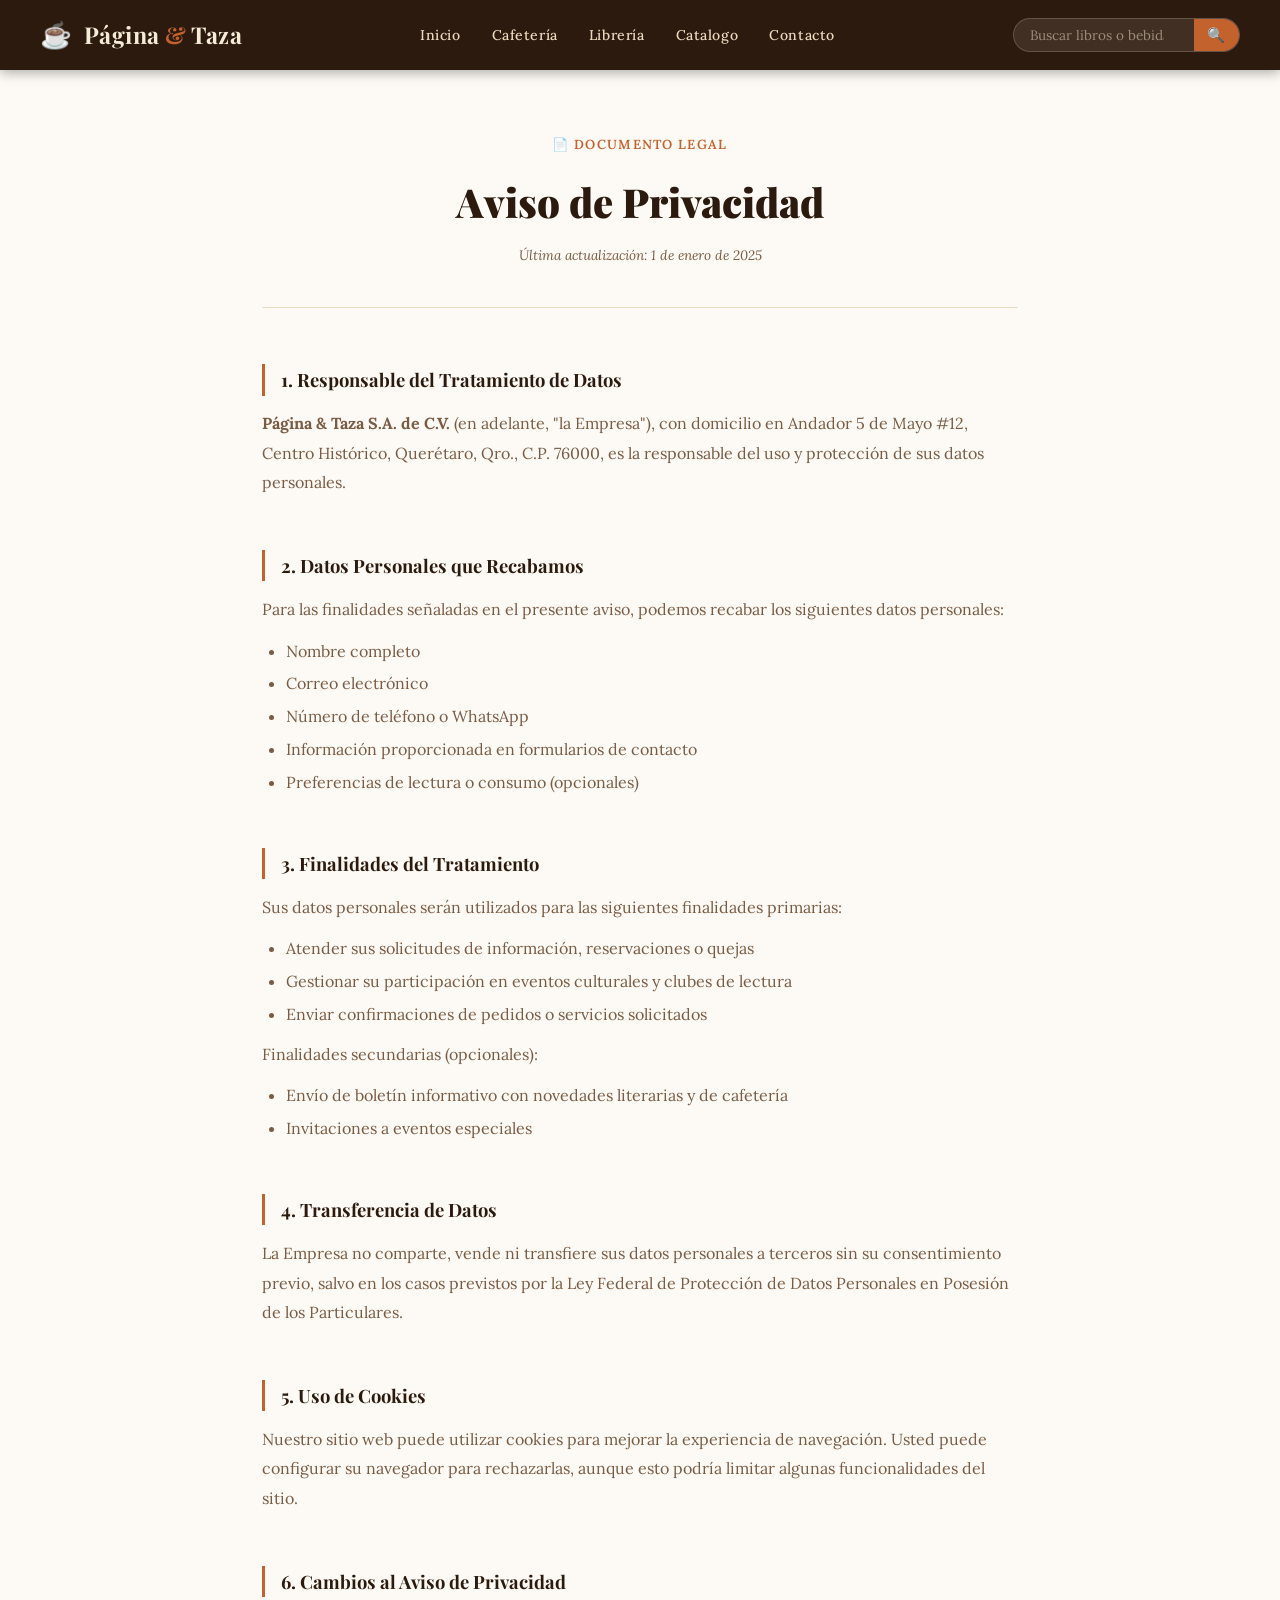
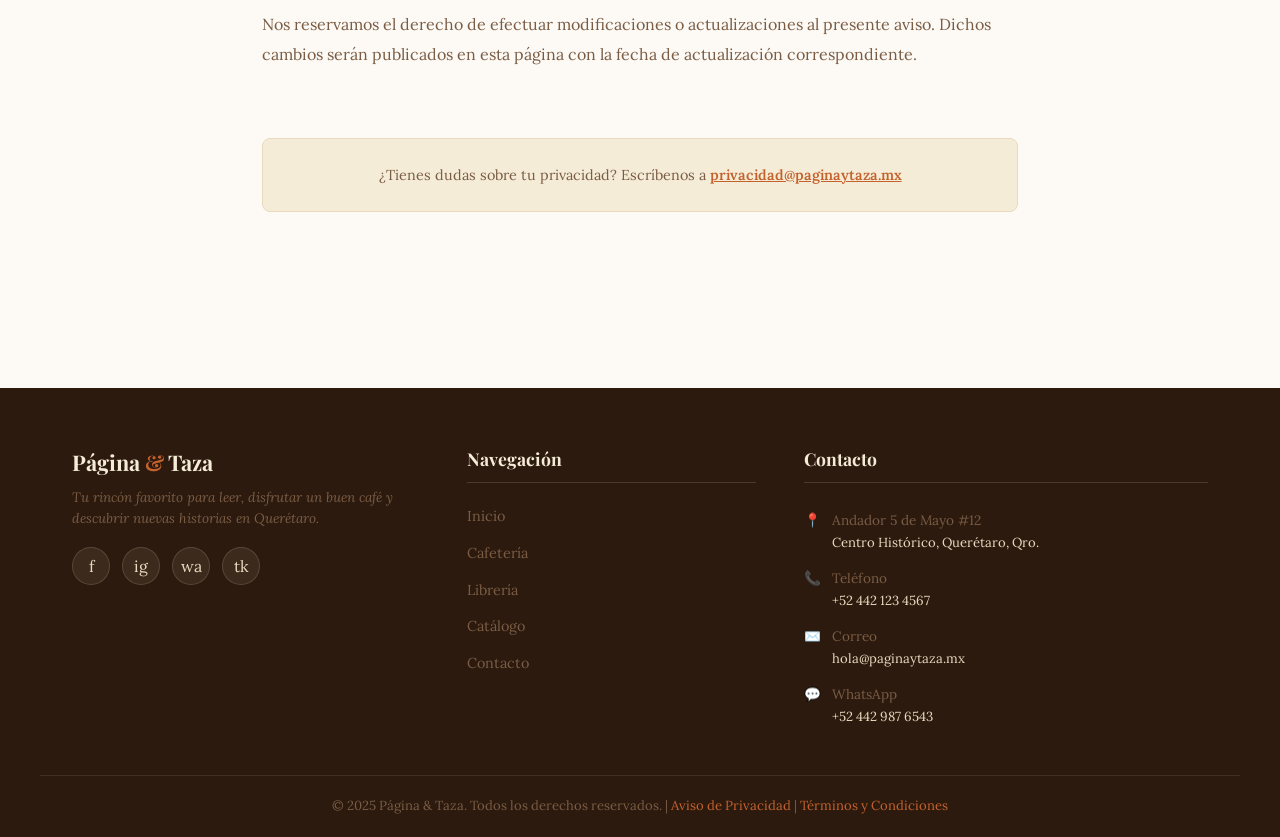
<file: privacidad.html>
<!DOCTYPE html>
<html lang="en">
<head>
    <meta charset="UTF-8">
    <meta name="viewport" content="width=device-width, initial-scale=1.0">
    <title>Política de Privacidad | Página y Cáfe</title>
    <link rel="stylesheet" href="style.css">
    <link rel="stylesheet" href="styles/legal.css">
</head>
<body>
    <header class="header">
        <a href="index.html" class="logo">
            <span class="logo-icono">☕</span>
            <span class="logo-texto">Página <span>&</span> Taza</span>
        </a>
        <nav class="navbar">
            <ul>
                <li><a href="index.html">Inicio</a></li>
                <li><a href="cafeteria.html">Cafetería</a></li>
                <li><a href="libreria.html">Librería</a></li>
                <li><a href="catalogo.html">Catalogo</a></li>
                <li><a href="contacto.html">Contacto</a></li>
            </ul>
        </nav>
        <div class="search-container">
            <input type="search" placeholder="Buscar libros o bebidas..." class="search-bar">
            <button class="search-btn">🔍</button>
        </div>
    </header>
    <main>
        <div class="legal-page">
            <div class="page-container legal-container">
                <div class="legal-header">
                    <p class="legal-tipo">📄 Documento Legal</p>
                    <h1>Aviso de Privacidad</h1>
                    <p class="legal-fecha">Última actualización: 1 de enero de 2025</p>
                </div>

                <div class="legal-content">
                    <section class="legal-seccion">
                        <h2>1. Responsable del Tratamiento de Datos</h2>
                        <p><strong>Página & Taza S.A. de C.V.</strong> (en adelante, "la Empresa"), con domicilio en Andador 5 de Mayo #12, Centro Histórico, Querétaro, Qro., C.P. 76000, es la responsable del uso y protección de sus datos personales.</p>
                    </section>

                    <section class="legal-seccion">
                        <h2>2. Datos Personales que Recabamos</h2>
                        <p>Para las finalidades señaladas en el presente aviso, podemos recabar los siguientes datos personales:</p>
                        <ul>
                            <li>Nombre completo</li>
                            <li>Correo electrónico</li>
                            <li>Número de teléfono o WhatsApp</li>
                            <li>Información proporcionada en formularios de contacto</li>
                            <li>Preferencias de lectura o consumo (opcionales)</li>
                        </ul>
                    </section>

                    <section class="legal-seccion">
                        <h2>3. Finalidades del Tratamiento</h2>
                        <p>Sus datos personales serán utilizados para las siguientes finalidades primarias:</p>
                        <ul>
                            <li>Atender sus solicitudes de información, reservaciones o quejas</li>
                            <li>Gestionar su participación en eventos culturales y clubes de lectura</li>
                            <li>Enviar confirmaciones de pedidos o servicios solicitados</li>
                        </ul>
                        <p>Finalidades secundarias (opcionales):</p>
                        <ul>
                            <li>Envío de boletín informativo con novedades literarias y de cafetería</li>
                            <li>Invitaciones a eventos especiales</li>
                        </ul>
                    </section>

                    <section class="legal-seccion">
                        <h2>4. Transferencia de Datos</h2>
                        <p>La Empresa no comparte, vende ni transfiere sus datos personales a terceros sin su consentimiento previo, salvo en los casos previstos por la Ley Federal de Protección de Datos Personales en Posesión de los Particulares.</p>
                    </section>

                    <section class="legal-seccion">
                        <h2>5. Uso de Cookies</h2>
                        <p>Nuestro sitio web puede utilizar cookies para mejorar la experiencia de navegación. Usted puede configurar su navegador para rechazarlas, aunque esto podría limitar algunas funcionalidades del sitio.</p>
                    </section>

                    <section class="legal-seccion">
                        <h2>6. Cambios al Aviso de Privacidad</h2>
                        <p>Nos reservamos el derecho de efectuar modificaciones o actualizaciones al presente aviso. Dichos cambios serán publicados en esta página con la fecha de actualización correspondiente.</p>
                    </section>

                    <div class="legal-contacto">
                        <p>¿Tienes dudas sobre tu privacidad? Escríbenos a <a href="mailto:privacidad@paginaytaza.mx">privacidad@paginaytaza.mx</a></p>
                    </div>
                </div>
            </div>
        </div>
    </main>

    <!-- FOOTER -->

    <footer class="footer">
        <div class="footer-container">
            <div class="footer-col logo-col">
                <div class="logo-texto-footer">Página <span>&</span> Taza</div>
                    <p>Tu rincón favorito para leer, disfrutar un buen café y descubrir nuevas historias en Querétaro.</p>
                <div class="social-links">
                    <a href="#" class="social-icon" title="Facebook">f</a>
                    <a href="#" class="social-icon" title="Instagram">ig</a>
                    <a href="#" class="social-icon" title="WhatsApp">wa</a>
                    <a href="#" class="social-icon" title="TikTok">tk</a>
                </div>
            </div>
            <div class="footer-col links-col">
                <h3>Navegación</h3>
                    <ul>
                        <li><a href="index.html">Inicio</a></li>
                        <li><a href="cafeteria.html">Cafetería</a></li>
                        <li><a href="libreria.html">Librería</a></li>
                        <li><a href="catalogo.html">Catálogo</a></li>
                        <li><a href="contacto.html">Contacto</a></li>
                    </ul>
            </div>
            <div class="footer-col contact-col">
                <h3>Contacto</h3>
                <table class="contact-table">
                    <tr>
                        <td class="icon-cell">📍</td>
                        <td>Andador 5 de Mayo #12<br><small>Centro Histórico, Querétaro, Qro.</small></td>
                    </tr>
                    <tr>
                        <td class="icon-cell">📞</td>
                        <td>Teléfono<br><small>+52 442 123 4567</small></td>
                    </tr>
                    <tr>
                        <td class="icon-cell">✉️</td>
                        <td>Correo<br><small>hola@paginaytaza.mx</small></td>
                    </tr>
                    <tr>
                        <td class="icon-cell">💬</td>
                        <td>WhatsApp<br><small>+52 442 987 6543</small></td>
                    </tr>
                </table>
            </div>
        </div>
        <div class="footer-bottom">
            <p>© 2025 Página & Taza. Todos los derechos reservados. |
                <a href="privacidad.html">Aviso de Privacidad</a> |
                <a href="terminos.html">Términos y Condiciones</a>
            </p>
        </div>
    </footer>
    <script src="js/global.js"></script>
</body>
</html>
</file>
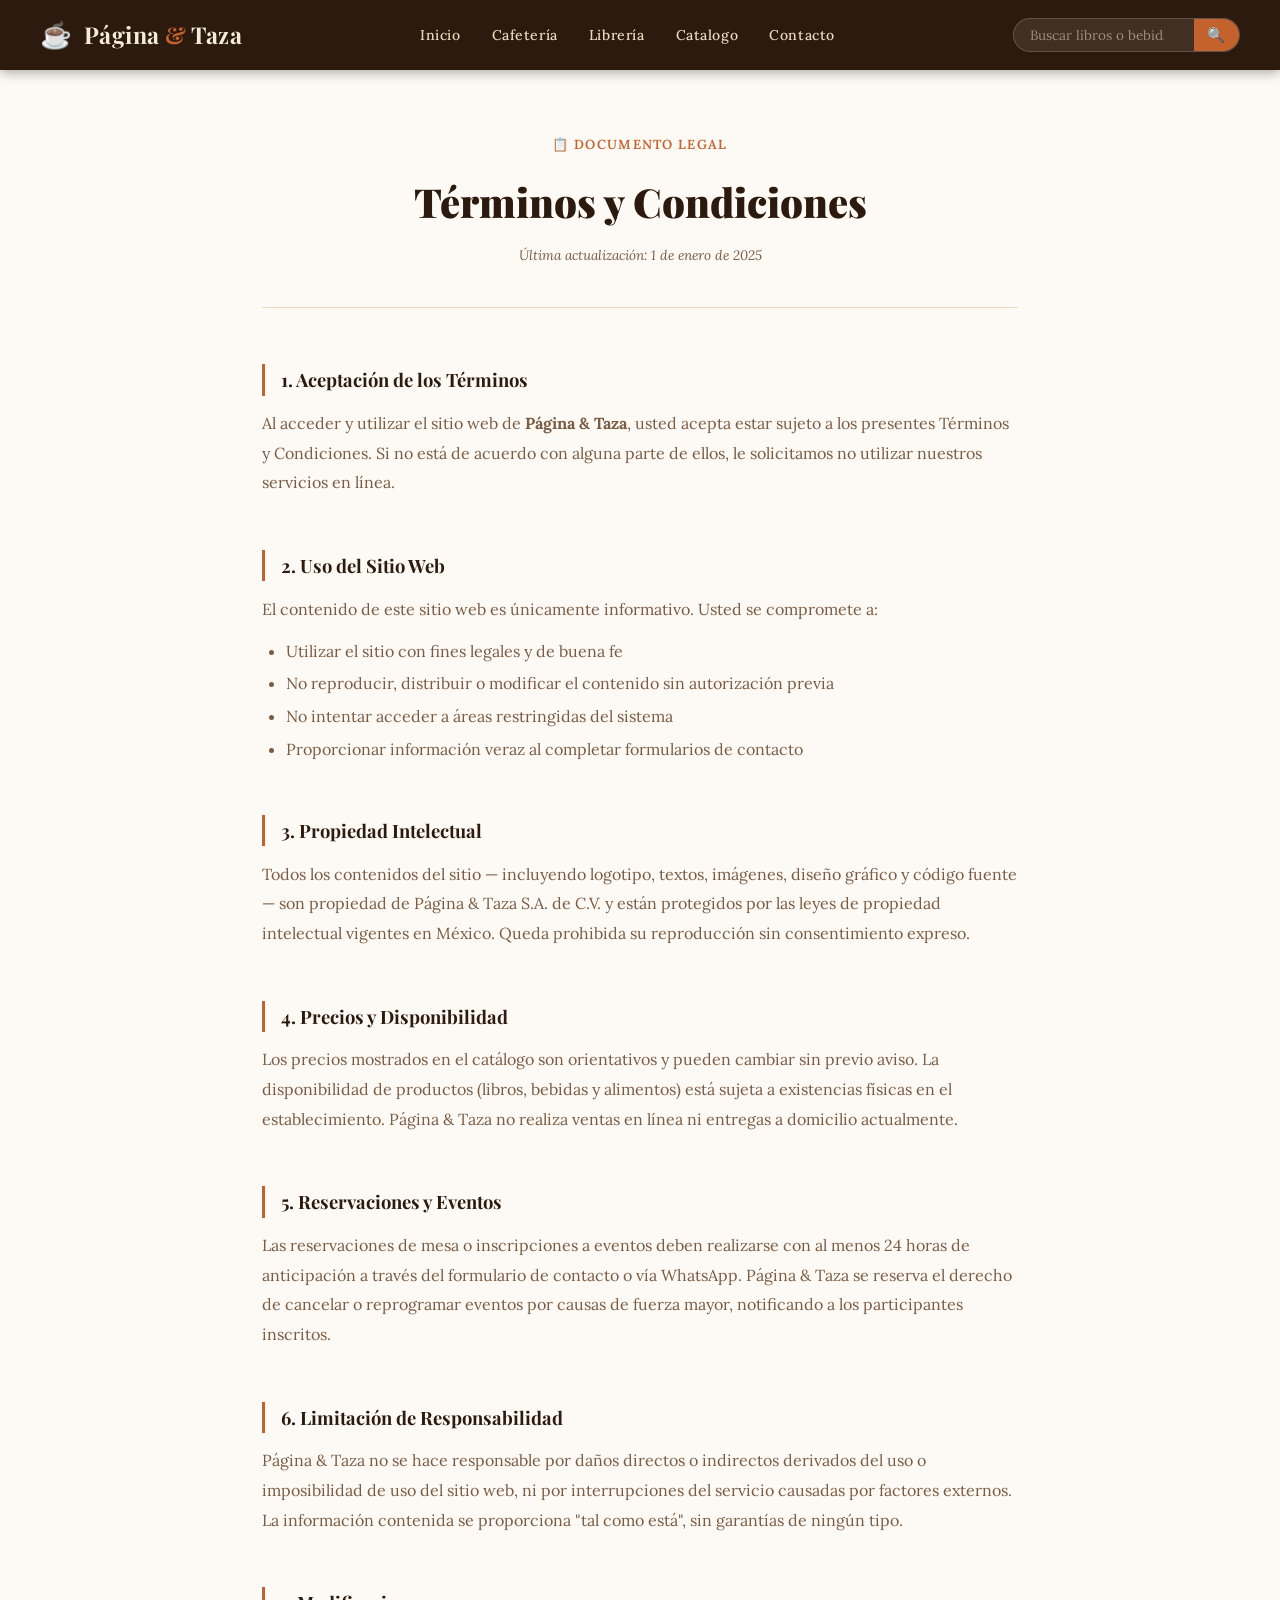
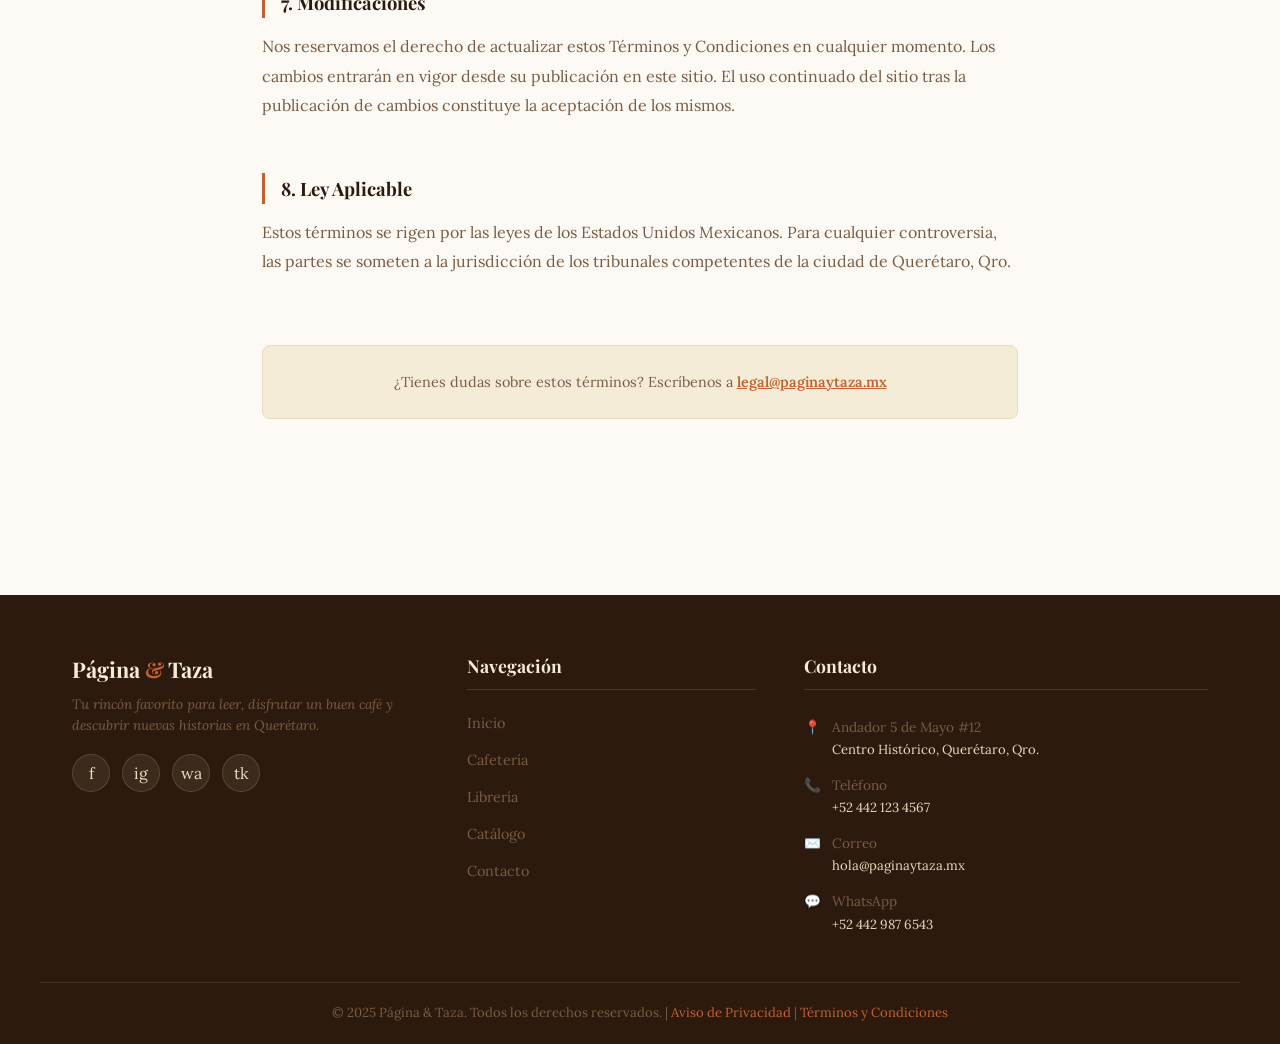
<file: terminos.html>
<!DOCTYPE html>
<html lang="en">
<head>
    <meta charset="UTF-8">
    <meta name="viewport" content="width=device-width, initial-scale=1.0">
    <title>Términos y Condiciones | Página y Cáfe</title>
    <link rel="stylesheet" href="style.css">
    <link rel="stylesheet" href="styles/legal.css">
</head>
<body>
    <header class="header">
        <a href="index.html" class="logo">
            <span class="logo-icono">☕</span>
            <span class="logo-texto">Página <span>&</span> Taza</span>
        </a>
        <nav class="navbar">
            <ul>
                <li><a href="index.html">Inicio</a></li>
                <li><a href="cafeteria.html">Cafetería</a></li>
                <li><a href="libreria.html">Librería</a></li>
                <li><a href="catalogo.html">Catalogo</a></li>
                <li><a href="contacto.html">Contacto</a></li>
            </ul>
        </nav>
        <div class="search-container">
            <input type="search" placeholder="Buscar libros o bebidas..." class="search-bar">
            <button class="search-btn">🔍</button>
        </div>
    </header>
    <main>
        <div class="legal-page">
            <div class="page-container legal-container">
                <div class="legal-header">
                    <p class="legal-tipo">📋 Documento Legal</p>
                    <h1>Términos y Condiciones</h1>
                    <p class="legal-fecha">Última actualización: 1 de enero de 2025</p>
                </div>

                <div class="legal-content">
                    <section class="legal-seccion">
                        <h2>1. Aceptación de los Términos</h2>
                        <p>Al acceder y utilizar el sitio web de <strong>Página & Taza</strong>, usted acepta estar sujeto a los presentes Términos y Condiciones. Si no está de acuerdo con alguna parte de ellos, le solicitamos no utilizar nuestros servicios en línea.</p>
                    </section>

                    <section class="legal-seccion">
                        <h2>2. Uso del Sitio Web</h2>
                        <p>El contenido de este sitio web es únicamente informativo. Usted se compromete a:</p>
                        <ul>
                        <li>Utilizar el sitio con fines legales y de buena fe</li>
                        <li>No reproducir, distribuir o modificar el contenido sin autorización previa</li>
                        <li>No intentar acceder a áreas restringidas del sistema</li>
                        <li>Proporcionar información veraz al completar formularios de contacto</li>
                        </ul>
                    </section>

                    <section class="legal-seccion">
                        <h2>3. Propiedad Intelectual</h2>
                        <p>Todos los contenidos del sitio — incluyendo logotipo, textos, imágenes, diseño gráfico y código fuente — son propiedad de Página & Taza S.A. de C.V. y están protegidos por las leyes de propiedad intelectual vigentes en México. Queda prohibida su reproducción sin consentimiento expreso.</p>
                    </section>

                    <section class="legal-seccion">
                        <h2>4. Precios y Disponibilidad</h2>
                        <p>Los precios mostrados en el catálogo son orientativos y pueden cambiar sin previo aviso. La disponibilidad de productos (libros, bebidas y alimentos) está sujeta a existencias físicas en el establecimiento. Página & Taza no realiza ventas en línea ni entregas a domicilio actualmente.</p>
                    </section>

                    <section class="legal-seccion">
                        <h2>5. Reservaciones y Eventos</h2>
                        <p>Las reservaciones de mesa o inscripciones a eventos deben realizarse con al menos 24 horas de anticipación a través del formulario de contacto o vía WhatsApp. Página & Taza se reserva el derecho de cancelar o reprogramar eventos por causas de fuerza mayor, notificando a los participantes inscritos.</p>
                    </section>

                    <section class="legal-seccion">
                        <h2>6. Limitación de Responsabilidad</h2>
                        <p>Página & Taza no se hace responsable por daños directos o indirectos derivados del uso o imposibilidad de uso del sitio web, ni por interrupciones del servicio causadas por factores externos. La información contenida se proporciona "tal como está", sin garantías de ningún tipo.</p>
                    </section>

                    <section class="legal-seccion">
                        <h2>7. Modificaciones</h2>
                        <p>Nos reservamos el derecho de actualizar estos Términos y Condiciones en cualquier momento. Los cambios entrarán en vigor desde su publicación en este sitio. El uso continuado del sitio tras la publicación de cambios constituye la aceptación de los mismos.</p>
                    </section>

                    <section class="legal-seccion">
                        <h2>8. Ley Aplicable</h2>
                        <p>Estos términos se rigen por las leyes de los Estados Unidos Mexicanos. Para cualquier controversia, las partes se someten a la jurisdicción de los tribunales competentes de la ciudad de Querétaro, Qro.</p>
                    </section>

                    <div class="legal-contacto">
                        <p>¿Tienes dudas sobre estos términos? Escríbenos a <a href="mailto:legal@paginaytaza.mx">legal@paginaytaza.mx</a></p>
                    </div>
                </div>
            </div>
        </div>
    </main>

    <!-- FOOTER -->

    <footer class="footer">
        <div class="footer-container">
            <div class="footer-col logo-col">
                <div class="logo-texto-footer">Página <span>&</span> Taza</div>
                    <p>Tu rincón favorito para leer, disfrutar un buen café y descubrir nuevas historias en Querétaro.</p>
                <div class="social-links">
                    <a href="#" class="social-icon" title="Facebook">f</a>
                    <a href="#" class="social-icon" title="Instagram">ig</a>
                    <a href="#" class="social-icon" title="WhatsApp">wa</a>
                    <a href="#" class="social-icon" title="TikTok">tk</a>
                </div>
            </div>
            <div class="footer-col links-col">
                <h3>Navegación</h3>
                    <ul>
                        <li><a href="index.html">Inicio</a></li>
                        <li><a href="cafeteria.html">Cafetería</a></li>
                        <li><a href="libreria.html">Librería</a></li>
                        <li><a href="catalogo.html">Catálogo</a></li>
                        <li><a href="contacto.html">Contacto</a></li>
                    </ul>
            </div>
            <div class="footer-col contact-col">
                <h3>Contacto</h3>
                <table class="contact-table">
                    <tr>
                        <td class="icon-cell">📍</td>
                        <td>Andador 5 de Mayo #12<br><small>Centro Histórico, Querétaro, Qro.</small></td>
                    </tr>
                    <tr>
                        <td class="icon-cell">📞</td>
                        <td>Teléfono<br><small>+52 442 123 4567</small></td>
                    </tr>
                    <tr>
                        <td class="icon-cell">✉️</td>
                        <td>Correo<br><small>hola@paginaytaza.mx</small></td>
                    </tr>
                    <tr>
                        <td class="icon-cell">💬</td>
                        <td>WhatsApp<br><small>+52 442 987 6543</small></td>
                    </tr>
                </table>
            </div>
        </div>
        <div class="footer-bottom">
            <p>© 2025 Página & Taza. Todos los derechos reservados. |
                <a href="privacidad.html">Aviso de Privacidad</a> |
                <a href="terminos.html">Términos y Condiciones</a>
            </p>
        </div>
    </footer>
    <script src="js/global.js"></script>
</body>
</html>
</file>
<file: style.css>
/*
    PÁGINA & TAZA — Estilos Globales
   Paleta: Café oscuro, Crema, Terracota
   Tipografía: Playfair Display + Lora
*/

/*Estilos importados de google*/
@import url('https://fonts.googleapis.com/css2?family=Playfair+Display:ital,wght@0,400;0,700;0,900;1,400&family=Lora:ital,wght@0,400;0,500;0,600;1,400&display=swap');

:root {
    --cafe-oscuro:  #2C1A0E;
    --cafe-medio:   #5C3D2E;
    --cafe-suave:   #7A5C44;
    --terracota:    #C4622D;
    --terracota-lt: #D9845A;
    --crema:        #F5ECD7;
    --crema-oscura: #EAD9BE;
    --blanco:       #FDFAF5;
    --texto-oscuro: #1E110A;

    --font-titulo: 'Playfair Display', Georgia, serif;
    --font-cuerpo: 'Lora', Georgia, serif;

    --sombra-suave: 0 4px 20px rgba(44,26,14,0.12);
    --sombra-hover: 0 8px 32px rgba(44,26,14,0.22);
    --radius: 4px;
    --transicion: 0.3s ease;
}

/* Resteo Básico */

*, *::before, *::after { box-sizing: border-box; margin: 0; padding: 0; }

html { scroll-behavior: smooth; } /*Permite un desplazamiento suave al hacer clic en enlaces internos*/ 

body {
  font-family: var(--font-cuerpo);
  background-color: var(--blanco);
  color: var(--texto-oscuro);
  line-height: 1.7;
  font-size: 16px;
}

/* --- HEADER Y NAVBAR --- */

.header {
  position: sticky;
  top: 0;
  z-index: 100; /* Asegura que el header esté por encima de otros elementos */
  background-color: var(--cafe-oscuro);
  display: flex;
  align-items: center;
  justify-content: space-between;
  padding: 0 2.5rem;
  height: 70px;
  box-shadow: 0 2px 12px rgba(0,0,0,0.35);
  gap: 1.5rem;
}

.logo {
  display: flex;
  align-items: center;
  gap: 0.75rem;
  text-decoration: none;
  flex-shrink: 0; /* Evita que el logo se comprima */
}
.logo-texto {
  font-family: var(--font-titulo);
  font-size: 1.45rem;
  font-weight: 700;
  color: var(--crema);
  letter-spacing: 0.02em;
  line-height: 1.2;
}

.logo-texto span {
  color: var(--terracota);
}

.logo-icono {
  font-size: 1.6rem;
}
.navbar ul {
  list-style: none;
  display: flex;
  align-items: center;
  gap: 0.25rem;
}

.navbar a {
  font-family: var(--font-cuerpo);
  font-size: 0.88rem;
  font-weight: 500;
  color: var(--crema-oscura);
  text-decoration: none;
  padding: 0.45rem 0.85rem;
  border-radius: var(--radius);
  letter-spacing: 0.04em;
  transition: color var(--transicion), background var(--transicion);
}

.navbar a:hover,
.navbar a.active {
  color: var(--crema);
  background-color: rgba(196,98,45,0.25);
}

.navbar a.active {
  color: var(--terracota);
  font-weight: 600;
}

.search-container {
  display: flex;
  align-items: center;
  background: rgba(245,236,215,0.1);
  border: 1px solid rgba(245,236,215,0.2);
  border-radius: 40px;
  overflow: hidden;
  transition: background var(--transicion), border-color var(--transicion);
}

.search-container:focus-within {
  background: rgba(245,236,215,0.18);
  border-color: var(--terracota);
}

.search-bar {
  background: transparent;
  border: none;
  outline: none;
  color: var(--crema);
  font-family: var(--font-cuerpo);
  font-size: 0.85rem;
  padding: 0.45rem 1rem;
  width: 180px;
}

.search-bar::placeholder { color: rgba(245,236,215,0.5); }

.search-btn {
  background: var(--terracota);
  border: none;
  cursor: pointer;
  padding: 0.45rem 0.85rem;
  color: white;
  font-size: 0.9rem;
  transition: background var(--transicion);
}

.search-btn:hover { background: var(--terracota-lt); }

/* --- BOTÓN CTA --- */
.cta-button {
  display: inline-block;
  background-color: var(--terracota);
  color: var(--crema);
  font-family: var(--font-titulo);
  font-size: 0.95rem;
  font-weight: 600;
  padding: 0.75rem 2rem;
  border-radius: var(--radius);
  text-decoration: none;
  border: none;
  cursor: pointer;
  letter-spacing: 0.05em;
  transition: background var(--transicion), transform var(--transicion), box-shadow var(--transicion);
  box-shadow: var(--sombra-suave);
}

.cta-button:hover {
  background-color: var(--cafe-medio);
  transform: translateY(-2px);
  box-shadow: var(--sombra-hover);
}

.cta-button-outline {
  display: inline-block;
  border: 2px solid var(--terracota);
  color: var(--terracota);
  font-family: var(--font-titulo);
  font-size: 0.95rem;
  font-weight: 600;
  padding: 0.65rem 1.8rem;
  border-radius: var(--radius);
  text-decoration: none;
  cursor: pointer;
  letter-spacing: 0.05em;
  transition: all var(--transicion);
}

.cta-button-outline:hover {
  background: var(--terracota);
  color: var(--crema);
}

/*--- CONTENEDOR GENERAL ---*/
.page-container {
  max-width: 1200px;
  margin: 0 auto;
  padding: 0 2rem;
}

/*--- SECTION TITLE ---*/
.section-title {
  text-align: center;
  margin-bottom: 3rem;
}

.section-title h2 {
  font-family: var(--font-titulo);
  font-size: 2.4rem;
  font-weight: 900;
  color: var(--cafe-oscuro);
  margin-bottom: 0.5rem;
}

.section-title p {
  color: var(--cafe-suave);
  font-size: 1.05rem;
  font-style: italic;
  max-width: 560px;
  margin: 0 auto;
}

.section-title .linea-deco {
  width: 60px;
  height: 3px;
  background: var(--terracota);
  margin: 1rem auto 0;
  border-radius: 2px;
}

/*--- CARRUSEL ---*/
.carousel-container {
  position: relative;
  overflow: hidden;
  border-radius: 8px;
  background: var(--cafe-oscuro);
  aspect-ratio: 16/9;
}

.carousel-track {
  display: flex;
  height: 100%;
  transition: transform 0.5s ease;
}

.carousel-slide {
  min-width: 100%;
  width: 100%;
  height: 100%;
  object-fit: cover;
  display: block;
  opacity: 0.3;
  transition: opacity 0.5s ease;
}

.carousel-slide.active { opacity: 1; }

.carousel-btn {
  position: absolute;
  top: 50%;
  transform: translateY(-50%);
  background: rgba(44,26,14,0.7);
  color: var(--crema);
  border: none;
  cursor: pointer;
  width: 40px;
  height: 40px;
  border-radius: 50%;
  font-size: 1.1rem;
  z-index: 10;
  transition: background var(--transicion);
  display: flex;
  align-items: center;
  justify-content: center;
}

.carousel-btn:hover { background: var(--terracota); }
.carousel-btn.prev { left: 12px; }
.carousel-btn.next { right: 12px; }

.carousel-indicators {
  position: absolute;
  bottom: 10px;
  left: 50%;
  transform: translateX(-50%);
  display: flex;
  gap: 6px;
}

.dot {
  width: 8px; height: 8px;
  border-radius: 50%;
  background: rgba(245,236,215,0.4);
  cursor: pointer;
  transition: background var(--transicion), transform var(--transicion);
}

.dot.active {
  background: var(--crema);
  transform: scale(1.3);
}

/* --- FOOTER --- */

.footer {
  background-color: var(--cafe-oscuro);
  color: var(--crema-oscura);
  padding-top: 3.5rem;
  margin-top: 5rem;
}

.footer-container {
  max-width: 1200px;
  margin: 0 auto;
  padding: 0 2rem 2.5rem;
  display: grid;
  grid-template-columns: 1.2fr 1fr 1.4fr; /* Divide en tres columnas con distinto tamaño, el más grande para contacto */
  gap: 3rem;
}

.footer-col h3 {
  font-family: var(--font-titulo);
  font-size: 1.1rem;
  color: var(--crema);
  margin-bottom: 1.2rem;
  padding-bottom: 0.5rem;
  border-bottom: 1px solid rgba(245,236,215,0.15);
}

.footer-col ul { list-style: none; }
.footer-col ul li { margin-bottom: 0.6rem; }

.footer-col ul a {
  color: var(--cafe-suave);
  text-decoration: none;
  font-size: 0.9rem;
  transition: color var(--transicion);
}

.footer-col ul a:hover { color: var(--terracota); }

.logo-col .logo-texto-footer {
  font-family: var(--font-titulo);
  font-size: 1.35rem;
  font-weight: 700;
  color: var(--crema);
  margin-bottom: 0.4rem;
}

.logo-col .logo-texto-footer span { color: var(--terracota); }

.logo-col p {
  font-size: 0.85rem;
  color: var(--cafe-suave);
  font-style: italic;
  margin-bottom: 1.2rem;
  line-height: 1.5;
}

.social-links { display: flex; gap: 0.75rem; }

.social-icon {
  display: flex;
  align-items: center;
  justify-content: center;
  width: 38px; height: 38px;
  background: rgba(245,236,215,0.08);
  border: 1px solid rgba(245,236,215,0.15);
  border-radius: 50%;
  color: var(--crema-oscura);
  font-size: 1rem;
  text-decoration: none;
  transition: all var(--transicion);
}

.social-icon:hover {
  background: var(--terracota);
  border-color: var(--terracota);
  color: white;
  transform: translateY(-2px);
}

.contact-table { border-collapse: collapse; width: 100%; } /* Elimina el espacio entre celdas de tablas */

.contact-table tr { margin-bottom: 0.8rem; }

.contact-table td {
  padding: 0.4rem 0;
  font-size: 0.85rem;
  color: var(--cafe-suave);
  vertical-align: top;
}

.icon-cell {
  padding-right: 0.75rem;
  font-size: 1rem;
  color: var(--terracota);
  width: 28px;
}

.contact-table small {
  display: block;
  color: var(--crema-oscura);
  font-size: 0.82rem;
}

.footer-bottom {
  border-top: 1px solid rgba(245,236,215,0.1);
  padding: 1.2rem 2rem;
  text-align: center;
  font-size: 0.82rem;
  color: var(--cafe-suave);
  max-width: 1200px;
  margin: 0 auto;
}

.footer-bottom a { color: var(--terracota); text-decoration: none; }
.footer-bottom a:hover { text-decoration: underline; }

/* RESPONSIVE BÁSICO */

@media (max-width: 900px) {
  .header { padding: 0 1.2rem; gap: 0.75rem; }
  .search-bar { width: 120px; }
  .footer-container { grid-template-columns: 1fr 1fr; gap: 2rem; }
  .logo-col { grid-column: span 2; }
}

@media (max-width: 640px) {
  .navbar ul { gap: 0; }
  .navbar a { font-size: 0.78rem; padding: 0.4rem 0.5rem; }
  .footer-container { grid-template-columns: 1fr; }
  .logo-col { grid-column: span 1; }
}
</file>
<file: styles/cafeteria.css>
/* ── SECCIONES.CSS ── */

/* PAGE HERO */
.page-hero {
  padding: 6rem 2.5rem 5rem;
  position: relative;
  overflow: hidden;
}

.page-hero::before {
  content: '';
  position: absolute;
  inset: 0;
  background: radial-gradient(circle at 80% 50%, rgba(196,98,45,0.12) 0%, transparent 60%);
}

.page-hero-content {
  position: relative;
  z-index: 2;
  max-width: 700px;
  margin: 0 auto;
  text-align: center;
}

.page-hero-content h1 {
  font-family: var(--font-titulo);
  font-size: clamp(2rem, 4.5vw, 3.2rem);
  font-weight: 900;
  color: var(--crema);
  line-height: 1.2;
  margin: 1rem 0;
}

.page-hero-content h1 em { color: var(--terracota); font-style: italic; }

.page-hero-content p {
  color: rgba(245,236,215,0.75);
  font-size: 1.05rem;
  line-height: 1.75;
  max-width: 580px;
  margin: 0 auto;
}

/* BLOQUE GENÉRICO */
.seccion-bloque {
  padding: 5.5rem 0;
  background: var(--blanco);
}

.bloque-grid {
  display: grid;
  grid-template-columns: 1fr 1fr;
  gap: 5rem;
  align-items: center;
}

@media (max-width: 820px) {
  .bloque-grid { grid-template-columns: 1fr; gap: 3rem; }
  .bloque-imagen { order: -1; }
}

.bloque-texto h2 {
  font-family: var(--font-titulo);
  font-size: 2rem;
  font-weight: 900;
  color: var(--cafe-oscuro);
  margin-bottom: 1.2rem;
  line-height: 1.3;
}

.bloque-texto p {
  color: var(--cafe-suave);
  margin-bottom: 1rem;
  line-height: 1.8;
}

.imagen-placeholder {
  display: flex;
  flex-direction: column;
  align-items: center;
  justify-content: center;
  gap: 0.75rem;
}

/* MENÚ */
.menu-section {
  padding: 5rem 0;
  background: var(--crema);
}

.menu-categorias {
  display: grid;
  grid-template-columns: repeat(3, 1fr);
  gap: 2.5rem;
}

@media (max-width: 860px) { .menu-categorias { grid-template-columns: 1fr; } }

.menu-cat {
  background: var(--blanco);
  border-radius: 8px;
  overflow: hidden;
  box-shadow: var(--sombra-suave);
}

.menu-cat-titulo {
  font-family: var(--font-titulo);
  font-size: 1.05rem;
  color: var(--crema);
  background: var(--cafe-oscuro);
  padding: 1rem 1.4rem;
}

.menu-items { padding: 0.5rem 0; }

.menu-item {
  display: flex;
  justify-content: space-between;
  align-items: center;
  padding: 0.7rem 1.4rem;
  border-bottom: 1px solid var(--crema-oscura);
  transition: background var(--transicion);
}

.menu-item:last-child { border-bottom: none; }
.menu-item:hover { background: var(--crema); }

.menu-nombre {
  font-size: 0.9rem;
  color: var(--cafe-oscuro);
}

.menu-precio {
  font-family: var(--font-titulo);
  font-size: 0.95rem;
  font-weight: 700;
  color: var(--terracota);
}

/* PROCESO */
.proceso-section {
  padding: 5rem 0;
  background: var(--blanco);
}

.proceso-steps {
  display: flex;
  align-items: center;
  justify-content: center;
  gap: 0;
  flex-wrap: wrap;
  gap: 1rem;
}

.step {
  background: var(--crema);
  border: 1px solid var(--crema-oscura);
  border-radius: 8px;
  padding: 2rem 1.5rem;
  text-align: center;
  flex: 1;
  min-width: 180px;
  max-width: 220px;
  transition: transform var(--transicion), box-shadow var(--transicion);
}

.step:hover {
  transform: translateY(-4px);
  box-shadow: var(--sombra-hover);
}

.step-num {
  font-family: var(--font-titulo);
  font-size: 2.5rem;
  font-weight: 900;
  color: var(--terracota);
  opacity: 0.3;
  line-height: 1;
  margin-bottom: 0.5rem;
}

.step h3 {
  font-family: var(--font-titulo);
  font-size: 1rem;
  color: var(--cafe-oscuro);
  margin-bottom: 0.5rem;
}

.step p { font-size: 0.83rem; color: var(--cafe-suave); line-height: 1.6; }

.step-flecha {
  font-size: 1.5rem;
  color: var(--terracota);
  opacity: 0.4;
  flex-shrink: 0;
}

@media (max-width: 700px) { .step-flecha { display: none; } }
</file>
<file: styles/catalogo.css>
/* ── CATALOGO.CSS ── */

.cat-hero {
  background: linear-gradient(135deg, var(--cafe-oscuro), var(--cafe-medio));
  padding: 4rem 2.5rem 3rem;
  text-align: center;
}

.cat-hero h1 {
  font-family: var(--font-titulo);
  font-size: 2.6rem;
  font-weight: 900;
  color: var(--crema);
  margin-bottom: 0.5rem;
}

.cat-hero p {
  color: rgba(245,236,215,0.7);
  font-style: italic;
}

.catalogo-section { padding: 3rem 0 5rem; }

.catalogo-layout {
  display: grid;
  grid-template-columns: 260px 1fr;
  gap: 2.5rem;
  align-items: start;
}

@media (max-width: 860px) {
  .catalogo-layout { grid-template-columns: 1fr; }
  .filtros-panel { order: -1; }
}

/* FILTROS */
.filtros-panel {
  background: var(--crema);
  border: 1px solid var(--crema-oscura);
  border-radius: 8px;
  padding: 1.75rem 1.5rem;
  position: sticky;
  top: 85px;
}

.filtros-titulo {
  font-family: var(--font-titulo);
  font-size: 1.3rem;
  color: var(--cafe-oscuro);
  margin-bottom: 1.5rem;
  padding-bottom: 0.75rem;
  border-bottom: 2px solid var(--terracota);
}

.filtro-grupo {
  margin-bottom: 1.5rem;
}

.filtro-grupo h3 {
  font-family: var(--font-titulo);
  font-size: 0.9rem;
  font-weight: 700;
  color: var(--cafe-oscuro);
  margin-bottom: 0.75rem;
  text-transform: uppercase;
  letter-spacing: 0.05em;
}

.filtro-label {
  display: flex;
  align-items: center;
  gap: 0.5rem;
  font-size: 0.88rem;
  color: var(--cafe-suave);
  margin-bottom: 0.5rem;
  cursor: pointer;
  transition: color var(--transicion);
}

.filtro-label:hover { color: var(--cafe-oscuro); }

.filtro-label input[type="checkbox"] {
  accent-color: var(--terracota);
  width: 15px; height: 15px;
}

.filtro-input,
.filtro-select {
  width: 100%;
  border: 1px solid var(--crema-oscura);
  border-radius: var(--radius);
  padding: 0.55rem 0.85rem;
  font-family: var(--font-cuerpo);
  font-size: 0.85rem;
  color: var(--cafe-oscuro);
  background: var(--blanco);
  outline: none;
  transition: border-color var(--transicion);
}

.filtro-input:focus,
.filtro-select:focus { border-color: var(--terracota); }

.filtro-range {
  width: 100%;
  accent-color: var(--terracota);
  margin-bottom: 0.4rem;
}

.precio-display {
  font-size: 0.85rem;
  color: var(--cafe-suave);
}

/* PRODUCTOS */
.productos-header {
  margin-bottom: 1.25rem;
}

.productos-header p {
  font-size: 0.88rem;
  color: var(--cafe-suave);
  font-style: italic;
}

.productos-grid {
  display: grid;
  grid-template-columns: repeat(3, 1fr);
  gap: 1.5rem;
}

@media (max-width: 1100px) { .productos-grid { grid-template-columns: repeat(2, 1fr); } }
@media (max-width: 640px)  { .productos-grid { grid-template-columns: 1fr; } }

.producto-card {
  background: var(--blanco);
  border: 1px solid var(--crema-oscura);
  border-radius: 8px;
  overflow: hidden;
  transition: transform var(--transicion), box-shadow var(--transicion), border-color var(--transicion);
  animation: fadeIn 0.4s ease forwards;
}

@keyframes fadeIn {
  from { opacity: 0; transform: translateY(10px); }
  to   { opacity: 1; transform: translateY(0); }
}

.producto-card:hover {
  transform: translateY(-5px);
  box-shadow: var(--sombra-hover);
  border-color: var(--terracota);
}

.producto-imagen {
  aspect-ratio: 4/3;
  display: flex;
  align-items: center;
  justify-content: center;
  font-size: 3.5rem;
  background: var(--crema);
}

.producto-info {
  padding: 1.1rem 1.2rem;
}

.producto-cat {
  font-size: 0.72rem;
  font-weight: 600;
  text-transform: uppercase;
  letter-spacing: 0.08em;
  color: var(--terracota);
  background: rgba(196,98,45,0.1);
  padding: 0.2rem 0.6rem;
  border-radius: 40px;
  display: inline-block;
  margin-bottom: 0.5rem;
}

.producto-nombre {
  font-family: var(--font-titulo);
  font-size: 0.95rem;
  color: var(--cafe-oscuro);
  margin-bottom: 0.3rem;
  font-weight: 700;
  line-height: 1.35;
}

.producto-desc {
  font-size: 0.8rem;
  color: var(--cafe-suave);
  margin-bottom: 0.9rem;
  line-height: 1.55;
}

.producto-footer {
  display: flex;
  align-items: center;
  justify-content: space-between;
}

.producto-precio {
  font-family: var(--font-titulo);
  font-size: 1.1rem;
  font-weight: 900;
  color: var(--terracota);
}

.producto-btn {
  background: var(--cafe-oscuro);
  color: var(--crema);
  border: none;
  border-radius: var(--radius);
  padding: 0.4rem 0.9rem;
  font-size: 0.78rem;
  cursor: pointer;
  font-family: var(--font-cuerpo);
  transition: background var(--transicion);
}

.producto-btn:hover { background: var(--terracota); }

.no-resultados {
  text-align: center;
  font-style: italic;
  color: var(--cafe-suave);
  font-size: 1rem;
  padding: 3rem 0;
  grid-column: span 3;
}

/* IMÁGENES REALES EN TARJETAS DE PRODUCTO
   Agregar al final de catalogo.css  */

/* --- Contenedor de imagen: cambia de flex-centrado a bloque --- */
.producto-imagen {
  position: relative;      /* contexto para .producto-img y el fallback */
  overflow: hidden;         /* recorta la imagen al aspect-ratio 4:3    */
  background: var(--crema); /* color base mientras la imagen carga       */
}

/* --- La imagen real --- */
.producto-img {
  display: block;           /* quita el espacio fantasma de inline       */
  width: 100%;              /* ocupa todo el ancho del contenedor        */
  height: 100%;             /* ocupa toda la altura definida por aspect-ratio */
  object-fit: cover;        /* recorta la imagen sin deformarla          */
  object-position: center;  /* centra el punto focal del recorte        */
  transition: transform 0.4s ease; /* para el zoom suave en hover       */
}

/* --- Zoom suave al hacer hover sobre la tarjeta --- */
.producto-card:hover .producto-img {
  transform: scale(1.06);   /* zoom del 6% al hacer hover               */
}

/* ── Skeleton loader: efecto de carga mientras llega la imagen ──── */
.producto-imagen::before {
  content: '';
  position: absolute;
  inset: 0;
  background: linear-gradient(
    90deg,
    var(--crema-oscura) 25%,
    var(--crema)        50%,
    var(--crema-oscura) 75%
  );
  background-size: 200% 100%;
  animation: skeleton-loading 1.4s ease infinite;
  z-index: 1;               /* encima del fondo, debajo de la imagen    */
  pointer-events: none;
}

/* Cuando la imagen ya cargó, ocultamos el skeleton */
.producto-imagen:has(.producto-img[src]:not([src=""])) ::before,
.producto-img.loaded ~ .producto-imagen::before {
  display: none;
}

@keyframes skeleton-loading {
  0%   { background-position: 200% 0; }
  100% { background-position: -200% 0; }
}

/* ---  La imagen se pone encima del skeleton al cargar --- */
.producto-img {
  position: relative;
  z-index: 2;               /* encima del ::before del skeleton         */
}

/* --- Fallback: emoji que se muestra solo si la imagen falla --- */
.producto-emoji-fallback {
  display: none;            /* oculto por defecto                       */
  position: absolute;
  inset: 0;
  align-items: center;
  justify-content: center;
  font-size: 3.5rem;
  z-index: 3;               /* encima del skeleton y de la imagen rota  */
  /* el background y el display:flex los activa el onerror del JS      */
}

/* Estado cuando la imagen falló (clase añadida por onerror en JS) */
.producto-imagen.img-fallback {
  display: flex;            /* para que el emoji se centre              */
  align-items: center;
  justify-content: center;
}

/* Ocultamos el skeleton si hubo fallback */
.producto-imagen.img-fallback::before {
  display: none;
}

/* --- Badge de categoría encima de la imagen (overlay) --- */
.producto-cat-overlay {
  position: absolute;
  top: 8px;
  left: 8px;
  z-index: 4;               /* encima de todo, incluyendo la imagen     */
  font-size: 0.68rem;
  font-weight: 600;
  text-transform: uppercase;
  letter-spacing: 0.07em;
  color: var(--crema);
  background: rgba(44, 26, 14, 0.72); /* café oscuro semitransparente  */
  padding: 3px 8px;
  border-radius: 4px;
  backdrop-filter: blur(4px); /* desenfoca lo que hay detrás del badge */
  -webkit-backdrop-filter: blur(4px);
}

.producto-imagen {
  font-size: 0; /* evita que el contenedor tenga tamaño de texto residual */
}

/* MODAL DE DETALLE DE PRODUCTO  */

/* --- Overlay oscuro de fondo --- */
.modal-overlay {
  position: fixed;          /* cubre toda la pantalla independiente del scroll */
  inset: 0;                 /* top/right/bottom/left: 0                        */
  background: rgba(30, 17, 10, 0.75); /* café oscuro semitransparente         */
  backdrop-filter: blur(4px);         /* desenfoca el contenido de atrás      */
  -webkit-backdrop-filter: blur(4px);
  z-index: 500;             /* por encima de header (z:100) y todo lo demás   */
  display: flex;
  align-items: center;
  justify-content: center;
  padding: 1.5rem;

  /* Estado OCULTO por defecto */
  opacity: 0;
  pointer-events: none;     /* no captura clics cuando está oculto            */
  transition: opacity 0.3s ease;
}

/* Estado VISIBLE — añadido por JS con overlay.classList.add('activo') */
.modal-overlay.activo {
  opacity: 1;
  pointer-events: all;
}

/* --- Caja del modal --- */
.modal-box {
  background: var(--blanco);
  border-radius: 12px;
  box-shadow: 0 24px 64px rgba(30, 17, 10, 0.45);
  max-width: 820px;
  width: 100%;
  max-height: 90vh;         /* nunca más alto que el 90% de la pantalla       */
  overflow-y: auto;         /* scroll interno si el contenido es muy largo    */
  display: grid;
  grid-template-columns: 1fr 1fr; /* imagen izquierda, texto derecha         */
  position: relative;

  /* Animación de entrada */
  transform: translateY(24px) scale(0.97);
  transition: transform 0.35s cubic-bezier(0.34, 1.56, 0.64, 1);
                            /* cubic-bezier con rebote leve                   */
}

.modal-overlay.activo .modal-box {
  transform: translateY(0) scale(1);
}

/* --- Botón cerrar ✕ --- */
.modal-cerrar {
  position: absolute;
  top: 12px;
  right: 12px;
  z-index: 10;
  background: rgba(44, 26, 14, 0.08);
  border: none;
  border-radius: 50%;
  width: 34px;
  height: 34px;
  display: flex;
  align-items: center;
  justify-content: center;
  font-size: 0.95rem;
  color: var(--cafe-suave);
  cursor: pointer;
  transition: background var(--transicion), color var(--transicion);
}

.modal-cerrar:hover {
  background: var(--terracota);
  color: white;
}

/* --- Imagen del modal --- */
.modal-imagen-wrap {
  position: relative;
  overflow: hidden;
  border-radius: 12px 0 0 12px; /* solo redondea el lado izquierdo          */
  background: var(--crema);
  min-height: 320px;
}

.modal-img {
  display: block;
  width: 100%;
  height: 100%;
  object-fit: cover;
  object-position: center;
  transition: transform 0.5s ease;
}

.modal-imagen-wrap:hover .modal-img {
  transform: scale(1.04);
}

/* Fallback emoji cuando la imagen falla */
.modal-emoji-fallback {
  display: none;            /* JS lo activa con display:flex */
  position: absolute;
  inset: 0;
  align-items: center;
  justify-content: center;
  font-size: 6rem;
  background: var(--modal-fallback-bg, var(--crema)); /* variable CSS del JS */
}

/* Badge de categoría encima de la imagen del modal */
.modal-cat-badge {
  position: absolute;
  bottom: 12px;
  left: 12px;
  background: rgba(44, 26, 14, 0.75);
  color: var(--crema);
  font-size: 0.72rem;
  font-weight: 600;
  text-transform: uppercase;
  letter-spacing: 0.08em;
  padding: 4px 10px;
  border-radius: 4px;
  backdrop-filter: blur(4px);
}

/* --- Cuerpo de texto del modal ---  */
.modal-body {
  padding: 2.5rem 2rem;
  display: flex;
  flex-direction: column;
  gap: 0.75rem;
}

.modal-desc {
  font-size: 0.78rem;
  font-weight: 600;
  text-transform: uppercase;
  letter-spacing: 0.1em;
  color: var(--terracota);
}

.modal-nombre {
  font-family: var(--font-titulo);
  font-size: 1.6rem;
  font-weight: 900;
  color: var(--cafe-oscuro);
  line-height: 1.2;
}

.modal-detalle {
  font-size: 0.9rem;
  color: var(--cafe-suave);
  line-height: 1.8;
  flex: 1;                  /* crece para empujar el footer hacia abajo       */
}

.modal-footer {
  display: flex;
  align-items: center;
  justify-content: space-between;
  gap: 1rem;
  padding-top: 1.25rem;
  border-top: 1px solid var(--crema-oscura);
  margin-top: auto;
}

.modal-precio {
  font-family: var(--font-titulo);
  font-size: 1.8rem;
  font-weight: 900;
  color: var(--terracota);
}

/* --- Responsive del modal --- */
@media (max-width: 640px) {
  .modal-box {
    grid-template-columns: 1fr;  /* imagen arriba, texto abajo en móvil    */
    max-height: 95vh;
  }

  .modal-imagen-wrap {
    border-radius: 12px 12px 0 0; /* redondea solo la parte de arriba      */
    min-height: 220px;
    max-height: 260px;
  }

  .modal-body {
    padding: 1.5rem;
  }

  .modal-nombre {
    font-size: 1.3rem;
  }

  .modal-footer {
    flex-direction: column;
    align-items: flex-start;
  }
}
</file>
<file: styles/catalogo-modal.css>
.catalogo-modal-overlay {
    position: fixed;
    inset: 0;
    background: rgba(0,0,0,0.65);
    backdrop-filter: blur(4px);
    display: flex;
    align-items: center;
    justify-content: center;
    padding: 2rem;
    z-index: 9999;

    opacity: 0;
    visibility: hidden;
    transition: 0.3s ease;
}

.catalogo-modal-overlay.active {
    opacity: 1;
    visibility: visible;
}

.catalogo-modal-container {
    width: min(950px, 100%);
    background: #ffffff;
    border-radius: 24px;
    overflow: hidden;
    position: relative;
    transform: translateY(30px);
    transition: 0.3s ease;
    box-shadow: 0 25px 60px rgba(0,0,0,0.25);
}

.catalogo-modal-overlay.active .catalogo-modal-container {
    transform: translateY(0);
}

.catalogo-modal-close {
    position: absolute;
    top: 1rem;
    right: 1rem;
    width: 42px;
    height: 42px;
    border: none;
    border-radius: 50%;
    background: #111;
    color: white;
    cursor: pointer;
    font-size: 1rem;
    z-index: 2;
}

.catalogo-modal-grid {
    display: grid;
    grid-template-columns: 1fr 1fr;
    min-height: 500px;
}

.catalogo-modal-image {
    background: #f5f5f5;
    display: flex;
    align-items: center;
    justify-content: center;
    overflow: hidden;
}

.catalogo-modal-image img {
    width: 100%;
    height: 100%;
    object-fit: cover;
}

.catalogo-modal-fallback {
    font-size: 6rem;
    color: white;
    width: 100%;
    height: 100%;
    display: flex;
    align-items: center;
    justify-content: center;
}

.catalogo-modal-content {
    padding: 3rem;
    display: flex;
    flex-direction: column;
    justify-content: center;
}

.catalogo-modal-category {
    display: inline-block;
    margin-bottom: 1rem;
    font-size: 0.9rem;
    font-weight: 700;
    color: #8b5e3c;
    text-transform: uppercase;
    letter-spacing: 1px;
}

.catalogo-modal-title {
    font-size: 2.2rem;
    margin-bottom: 1rem;
    color: #222;
}

.catalogo-modal-description {
    line-height: 1.7;
    color: #555;
    margin-bottom: 2rem;
}

.catalogo-modal-extra h3 {
    margin-bottom: 0.8rem;
    color: #222;
}

.catalogo-modal-extra ul {
    padding-left: 1.2rem;
    color: #444;
    line-height: 1.8;
}

.catalogo-modal-footer {
    margin-top: 2rem;
    display: flex;
    align-items: center;
    justify-content: space-between;
    gap: 1rem;
}

.catalogo-modal-price {
    font-size: 2rem;
    font-weight: bold;
    color: #6b3e26;
}

.catalogo-modal-buy {
    border: none;
    background: #6b3e26;
    color: white;
    padding: 1rem 1.5rem;
    border-radius: 14px;
    cursor: pointer;
    font-weight: 600;
    transition: 0.2s ease;
}

.catalogo-modal-buy:hover {
    transform: translateY(-2px);
    opacity: 0.92;
}

@media (max-width: 850px) {

    .catalogo-modal-grid {
        grid-template-columns: 1fr;
    }

    .catalogo-modal-image {
        height: 320px;
    }

    .catalogo-modal-content {
        padding: 2rem;
    }

    .catalogo-modal-title {
        font-size: 1.8rem;
    }
}
</file>
<file: styles/contacto.css>
/* --- HERO --- */

.page-hero {
  padding: 6rem 2.5rem 5rem;
  position: relative;
  overflow: hidden;
}

.page-hero::before {
  content: '';
  position: absolute;
  inset: 0;
  background: radial-gradient(circle at 80% 50%, rgba(196,98,45,0.12) 0%, transparent 60%);
}

.page-hero-content {
  position: relative;
  z-index: 2;
  max-width: 700px;
  margin: 0 auto;
  text-align: center;
}

.page-hero-content h1 {
  font-family: var(--font-titulo);
  font-size: clamp(2rem, 4.5vw, 3.2rem);
  font-weight: 900;
  color: var(--crema);
  line-height: 1.2;
  margin: 1rem 0;
}

.page-hero-content h1 em { color: var(--terracota); font-style: italic; }

.page-hero-content p {
  color: rgba(245,236,215,0.75);
  font-size: 1.05rem;
  line-height: 1.75;
  max-width: 580px;
  margin: 0 auto;
}


.contacto-section { padding: 4rem 0 5rem; }

.contacto-grid {
  display: grid;
  grid-template-columns: 1.2fr 0.8fr;
  gap: 4rem;
  align-items: start;
}

@media (max-width: 860px) {
  .contacto-grid { grid-template-columns: 1fr; }
}

/* FORM */
.form-container {
  background: var(--crema);
  border: 1px solid var(--crema-oscura);
  border-radius: 8px;
  padding: 2.5rem;
}

.form-container h2 {
  font-family: var(--font-titulo);
  font-size: 1.7rem;
  color: var(--cafe-oscuro);
  margin-bottom: 0.3rem;
}

.form-sub {
  color: var(--cafe-suave);
  font-size: 0.88rem;
  font-style: italic;
  margin-bottom: 2rem;
}

.form-group {
  margin-bottom: 1.4rem;
}

.form-group label {
  display: block;
  font-size: 0.85rem;
  font-weight: 600;
  color: var(--cafe-oscuro);
  margin-bottom: 0.4rem;
  letter-spacing: 0.03em;
}

.form-group input,
.form-group select,
.form-group textarea {
  width: 100%;
  border: 1px solid var(--crema-oscura);
  border-radius: var(--radius);
  padding: 0.7rem 1rem;
  font-family: var(--font-cuerpo);
  font-size: 0.9rem;
  color: var(--cafe-oscuro);
  background: var(--blanco);
  outline: none;
  transition: border-color var(--transicion), box-shadow var(--transicion);
}

.form-group input:focus,
.form-group select:focus,
.form-group textarea:focus {
  border-color: var(--terracota);
  box-shadow: 0 0 0 3px rgba(196,98,45,0.1);
}

.form-group textarea { resize: vertical; }

.form-exito {
  flex-direction: column;
  align-items: center;
  text-align: center;
  padding: 3rem 1rem;
  gap: 0.75rem;
}

.form-exito span { font-size: 3rem; }

.form-exito h3 {
  font-family: var(--font-titulo);
  font-size: 1.4rem;
  color: var(--cafe-oscuro);
}

.form-exito p { color: var(--cafe-suave); }

/* INFO */
.contacto-info { display: flex; flex-direction: column; gap: 1.2rem; }

.info-card {
  background: var(--crema);
  border: 1px solid var(--crema-oscura);
  border-radius: 8px;
  padding: 1.4rem 1.5rem;
  border-left: 3px solid var(--terracota);
}

.info-card h3 {
  font-family: var(--font-titulo);
  font-size: 0.95rem;
  color: var(--cafe-oscuro);
  margin-bottom: 0.6rem;
}

.info-card p {
  font-size: 0.88rem;
  color: var(--cafe-suave);
  line-height: 1.65;
}

.info-card a {
  color: var(--terracota);
  text-decoration: none;
}

.info-card a:hover { text-decoration: underline; }

.horarios-table {
  border-collapse: collapse;
  width: 100%;
  font-size: 0.85rem;
}

.horarios-table td {
  padding: 0.3rem 0;
  color: var(--cafe-suave);
}

.horarios-table td:last-child {
  text-align: right;
  color: var(--cafe-oscuro);
  font-weight: 600;
}
</file>
<file: styles/libreria.css>
/*--- LIBRERÍA ---*/

/* PAGE HERO */
.page-hero {
  padding: 6rem 2.5rem 5rem;
  position: relative;
  overflow: hidden;
}

.page-hero::before {
  content: '';
  position: absolute;
  inset: 0;
  background: radial-gradient(circle at 80% 50%, rgba(196,98,45,0.12) 0%, transparent 60%);
}

.page-hero-content {
  position: relative;
  z-index: 2;
  max-width: 700px;
  margin: 0 auto;
  text-align: center;
}

.page-hero-content h1 {
  font-family: var(--font-titulo);
  font-size: clamp(2rem, 4.5vw, 3.2rem);
  font-weight: 900;
  color: var(--crema);
  line-height: 1.2;
  margin: 1rem 0;
}

.page-hero-content h1 em { color: var(--terracota); font-style: italic; }

.page-hero-content p {
  color: rgba(245,236,215,0.75);
  font-size: 1.05rem;
  line-height: 1.75;
  max-width: 580px;
  margin: 0 auto;
}

/* BLOQUE GENÉRICO */
.seccion-bloque {
  padding: 5.5rem 0;
  background: var(--blanco);
}

.bloque-grid {
  display: grid;
  grid-template-columns: 1fr 1fr;
  gap: 5rem;
  align-items: center;
}

@media (max-width: 820px) {
  .bloque-grid { grid-template-columns: 1fr; gap: 3rem; }
  .bloque-imagen { order: -1; }
}

.bloque-texto h2 {
  font-family: var(--font-titulo);
  font-size: 2rem;
  font-weight: 900;
  color: var(--cafe-oscuro);
  margin-bottom: 1.2rem;
  line-height: 1.3;
}

.bloque-texto p {
  color: var(--cafe-suave);
  margin-bottom: 1rem;
  line-height: 1.8;
}

.imagen-placeholder {
  display: flex;
  flex-direction: column;
  align-items: center;
  justify-content: center;
  gap: 0.75rem;
}

/* GÉNEROS */
.generos-section {
  padding: 5rem 0;
  background: var(--crema);
}

.generos-grid {
  display: grid;
  grid-template-columns: repeat(3, 1fr);
  gap: 1.75rem;
}

@media (max-width: 860px) { .generos-grid { grid-template-columns: 1fr 1fr; } }
@media (max-width: 540px) { .generos-grid { grid-template-columns: 1fr; } }

.genero-card {
  background: var(--blanco);
  border: 1px solid var(--crema-oscura);
  border-radius: 8px;
  padding: 2rem 1.5rem;
  transition: transform var(--transicion), box-shadow var(--transicion), border-color var(--transicion);
}

.genero-card:hover {
  transform: translateY(-5px);
  box-shadow: var(--sombra-hover);
  border-color: var(--terracota);
}

.genero-icono {
  font-size: 2.2rem;
  margin-bottom: 0.9rem;
  display: block;
}

.genero-card h3 {
  font-family: var(--font-titulo);
  font-size: 1rem;
  color: var(--cafe-oscuro);
  margin-bottom: 0.6rem;
}

.genero-card p {
  font-size: 0.86rem;
  color: var(--cafe-suave);
  line-height: 1.65;
  margin-bottom: 1rem;
}

.genero-cant {
  font-size: 0.78rem;
  font-weight: 600;
  color: var(--terracota);
  background: rgba(196,98,45,0.1);
  padding: 0.25rem 0.75rem;
  border-radius: 40px;
  letter-spacing: 0.04em;
}

/* EVENTOS */
.eventos-section {
  padding: 5rem 0;
  background: var(--blanco);
}

.eventos-lista {
  display: flex;
  flex-direction: column;
  gap: 1.25rem;
  max-width: 760px;
  margin: 0 auto;
}

.evento-card {
  background: var(--crema);
  border-left: 4px solid var(--terracota);
  border-radius: 0 8px 8px 0;
  padding: 1.5rem 2rem;
  display: flex;
  align-items: center;
  gap: 2rem;
  box-shadow: var(--sombra-suave);
  transition: transform var(--transicion);
}

.evento-card:hover { transform: translateX(6px); }

.evento-fecha {
  display: flex;
  flex-direction: column;
  align-items: center;
  text-align: center;
  min-width: 50px;
  flex-shrink: 0;
}

.evento-dia {
  font-family: var(--font-titulo);
  font-size: 2rem;
  font-weight: 900;
  color: var(--terracota);
  line-height: 1;
}

.evento-mes {
  font-size: 0.78rem;
  text-transform: uppercase;
  letter-spacing: 0.08em;
  color: var(--cafe-suave);
}

.evento-info h3 {
  font-family: var(--font-titulo);
  font-size: 1rem;
  color: var(--cafe-oscuro);
  margin-bottom: 0.35rem;
}

.evento-info p {
  font-size: 0.86rem;
  color: var(--cafe-suave);
  margin-bottom: 0.4rem;
}

.evento-hora {
  font-size: 0.8rem;
  color: var(--terracota);
  font-weight: 600;
}
</file>
<file: styles/legal.css>
/* --- LEGAL.CSS --- */

.legal-page {
  padding: 4rem 0 6rem;
  background: var(--blanco);
}

.legal-container {
  max-width: 820px;
}

.legal-header {
  text-align: center;
  margin-bottom: 3.5rem;
  padding-bottom: 2.5rem;
  border-bottom: 1px solid var(--crema-oscura);
}

.legal-tipo {
  font-size: 0.82rem;
  font-weight: 600;
  letter-spacing: 0.1em;
  text-transform: uppercase;
  color: var(--terracota);
  margin-bottom: 0.75rem;
}

.legal-header h1 {
  font-family: var(--font-titulo);
  font-size: 2.5rem;
  font-weight: 900;
  color: var(--cafe-oscuro);
  margin-bottom: 0.5rem;
}

.legal-fecha {
  font-size: 0.85rem;
  color: var(--cafe-suave);
  font-style: italic;
}

.legal-content { display: flex; flex-direction: column; gap: 2.5rem; }

.legal-seccion h2 {
  font-family: var(--font-titulo);
  font-size: 1.15rem;
  color: var(--cafe-oscuro);
  margin-bottom: 0.85rem;
  padding-left: 1rem;
  border-left: 3px solid var(--terracota);
}

.legal-seccion p {
  color: var(--cafe-suave);
  line-height: 1.85;
  margin-bottom: 0.75rem;
}

.legal-seccion ul {
  margin: 0.5rem 0 0.75rem 1.5rem;
}

.legal-seccion ul li {
  color: var(--cafe-suave);
  line-height: 1.75;
  margin-bottom: 0.3rem;
}

.legal-seccion a {
  color: var(--terracota);
  text-decoration: none;
}

.legal-seccion a:hover { text-decoration: underline; }

.legal-contacto {
  margin-top: 1rem;
  background: var(--crema);
  border: 1px solid var(--crema-oscura);
  border-radius: 8px;
  padding: 1.5rem 2rem;
  text-align: center;
}

.legal-contacto p {
  color: var(--cafe-suave);
  font-size: 0.9rem;
}

.legal-contacto a { color: var(--terracota); font-weight: 600; }
</file>
